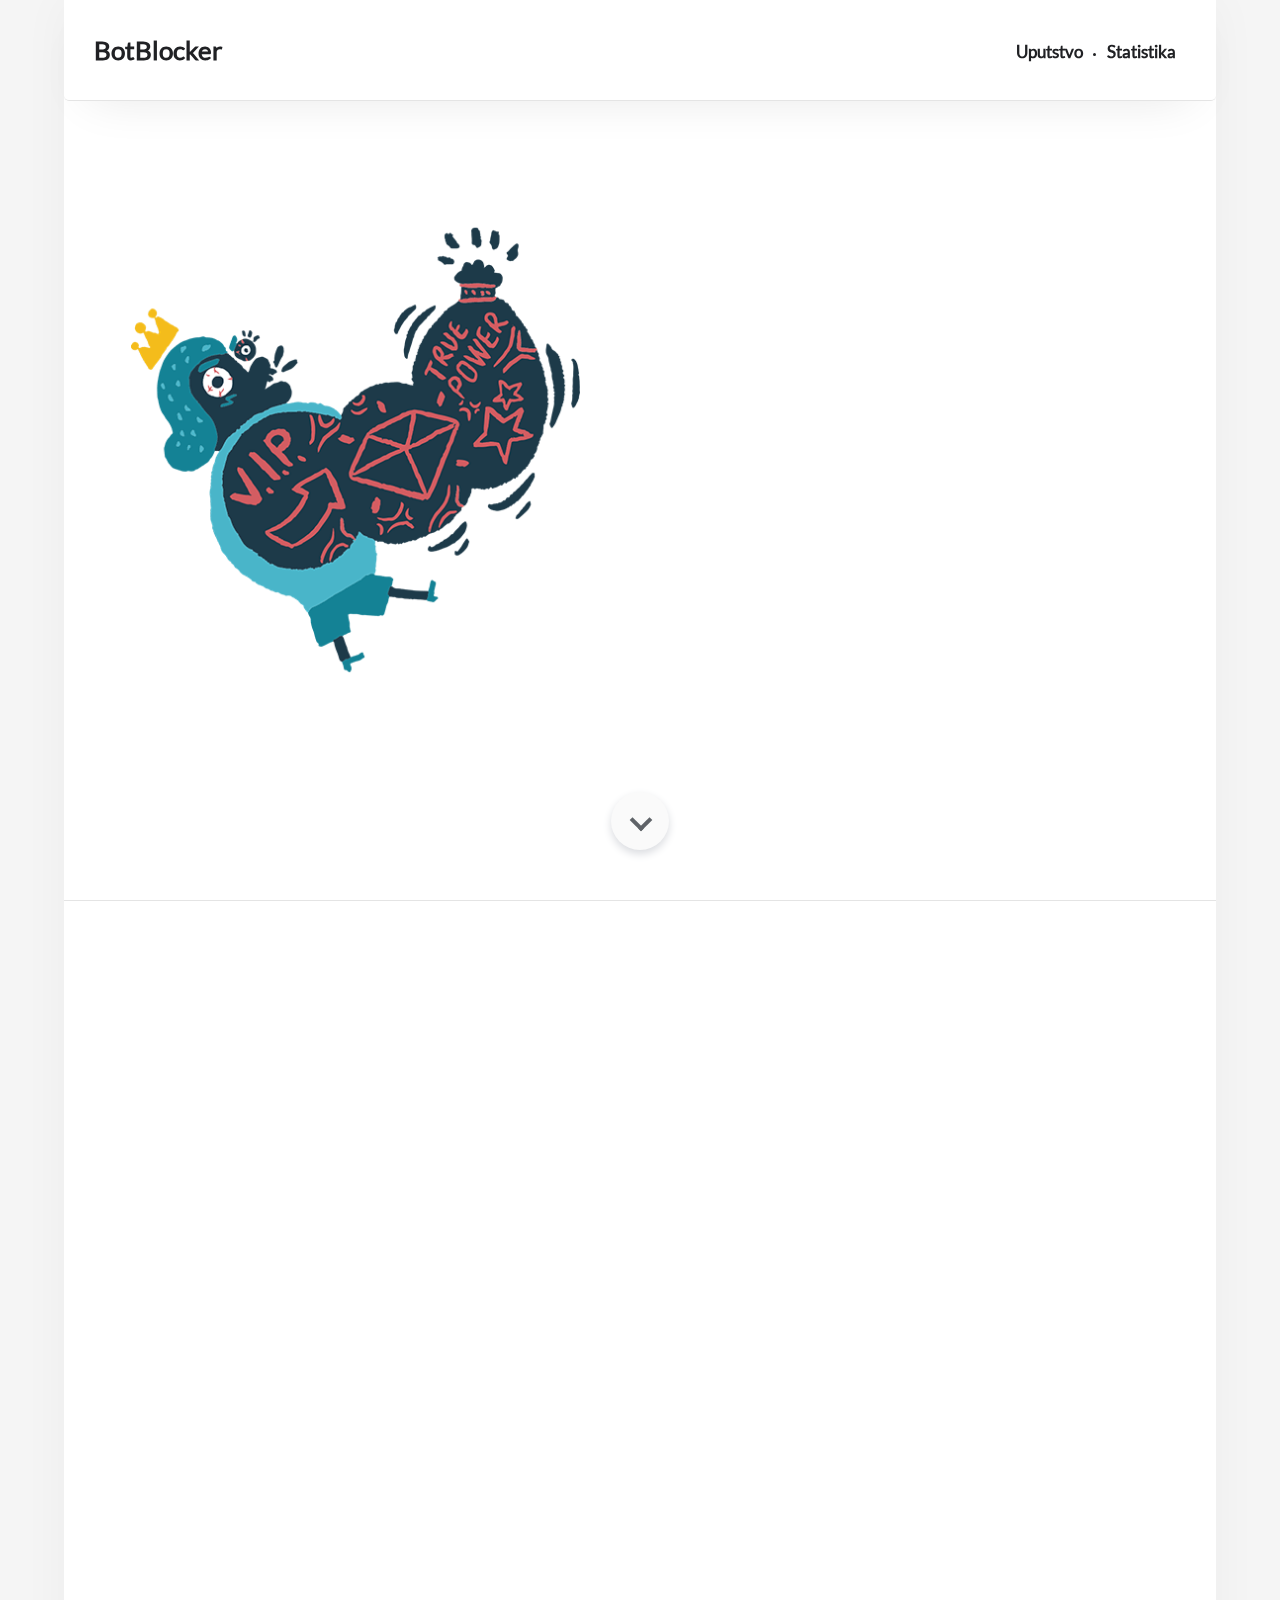
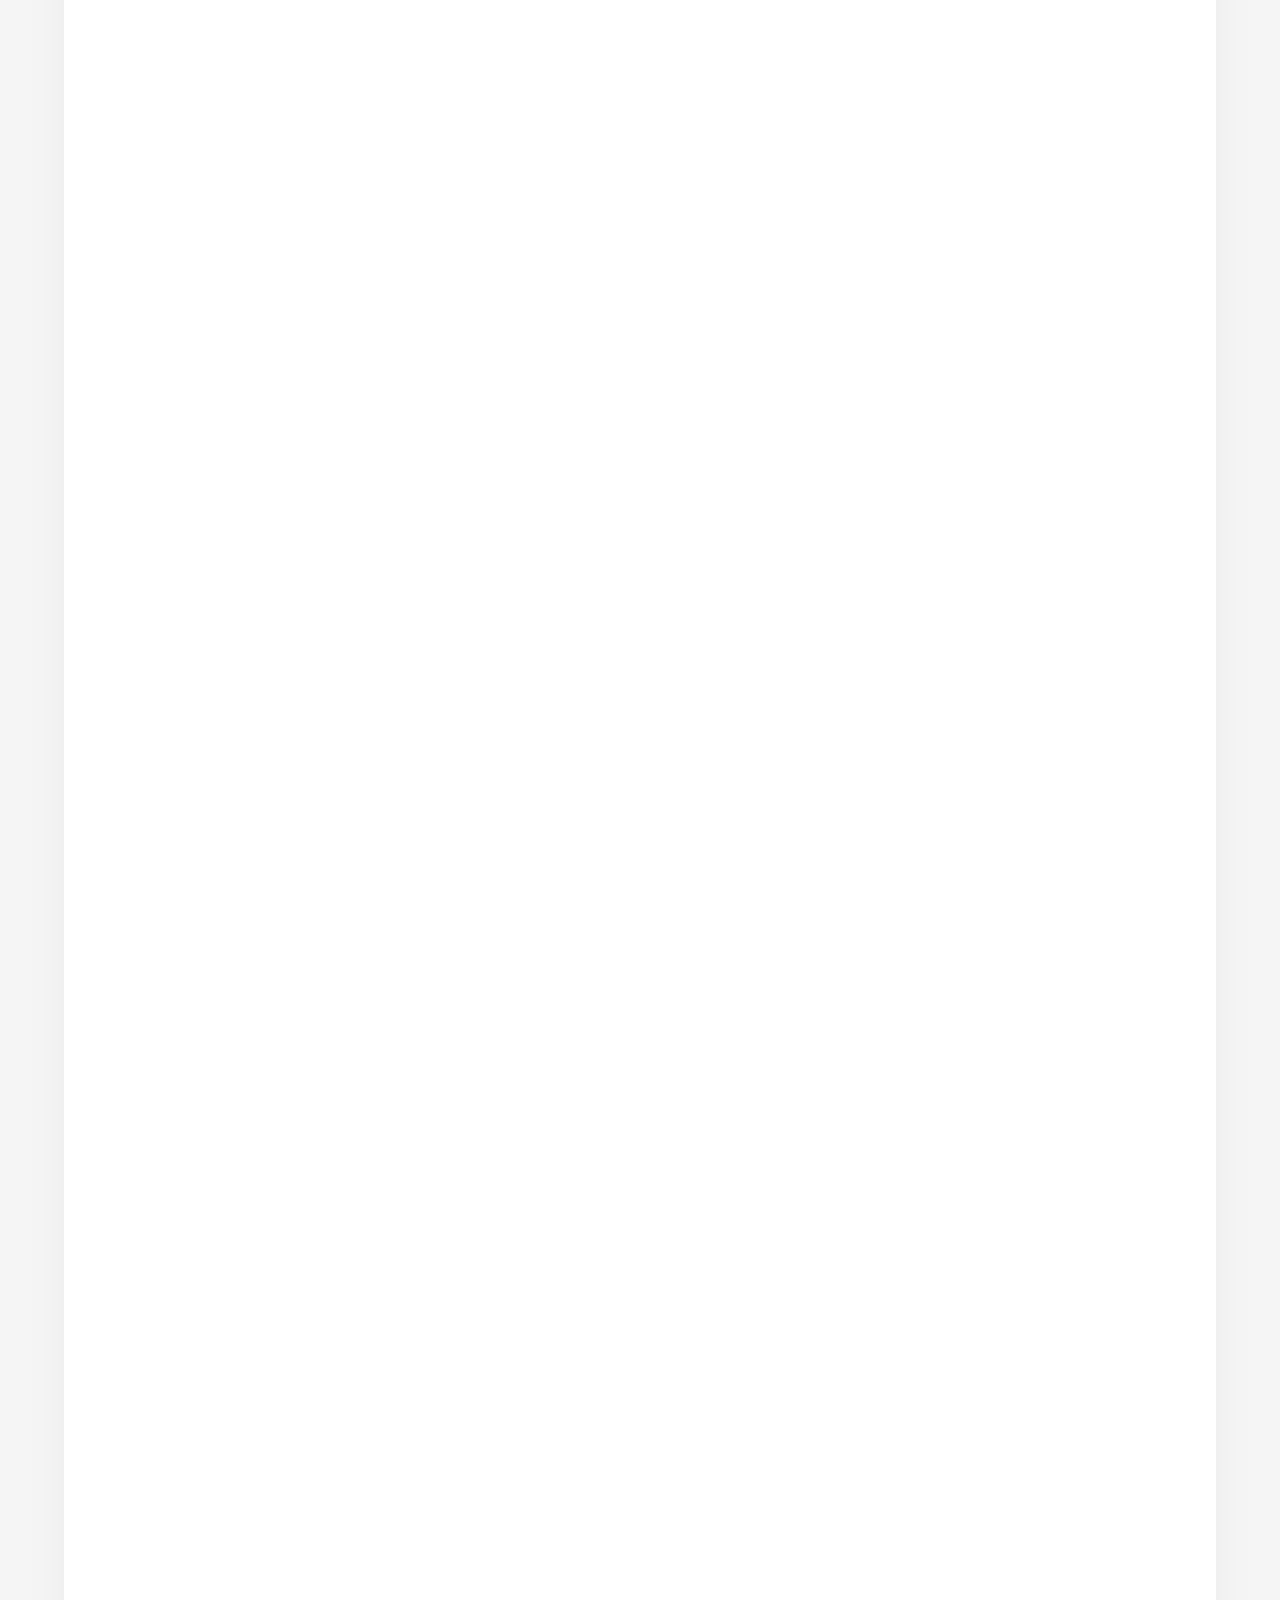
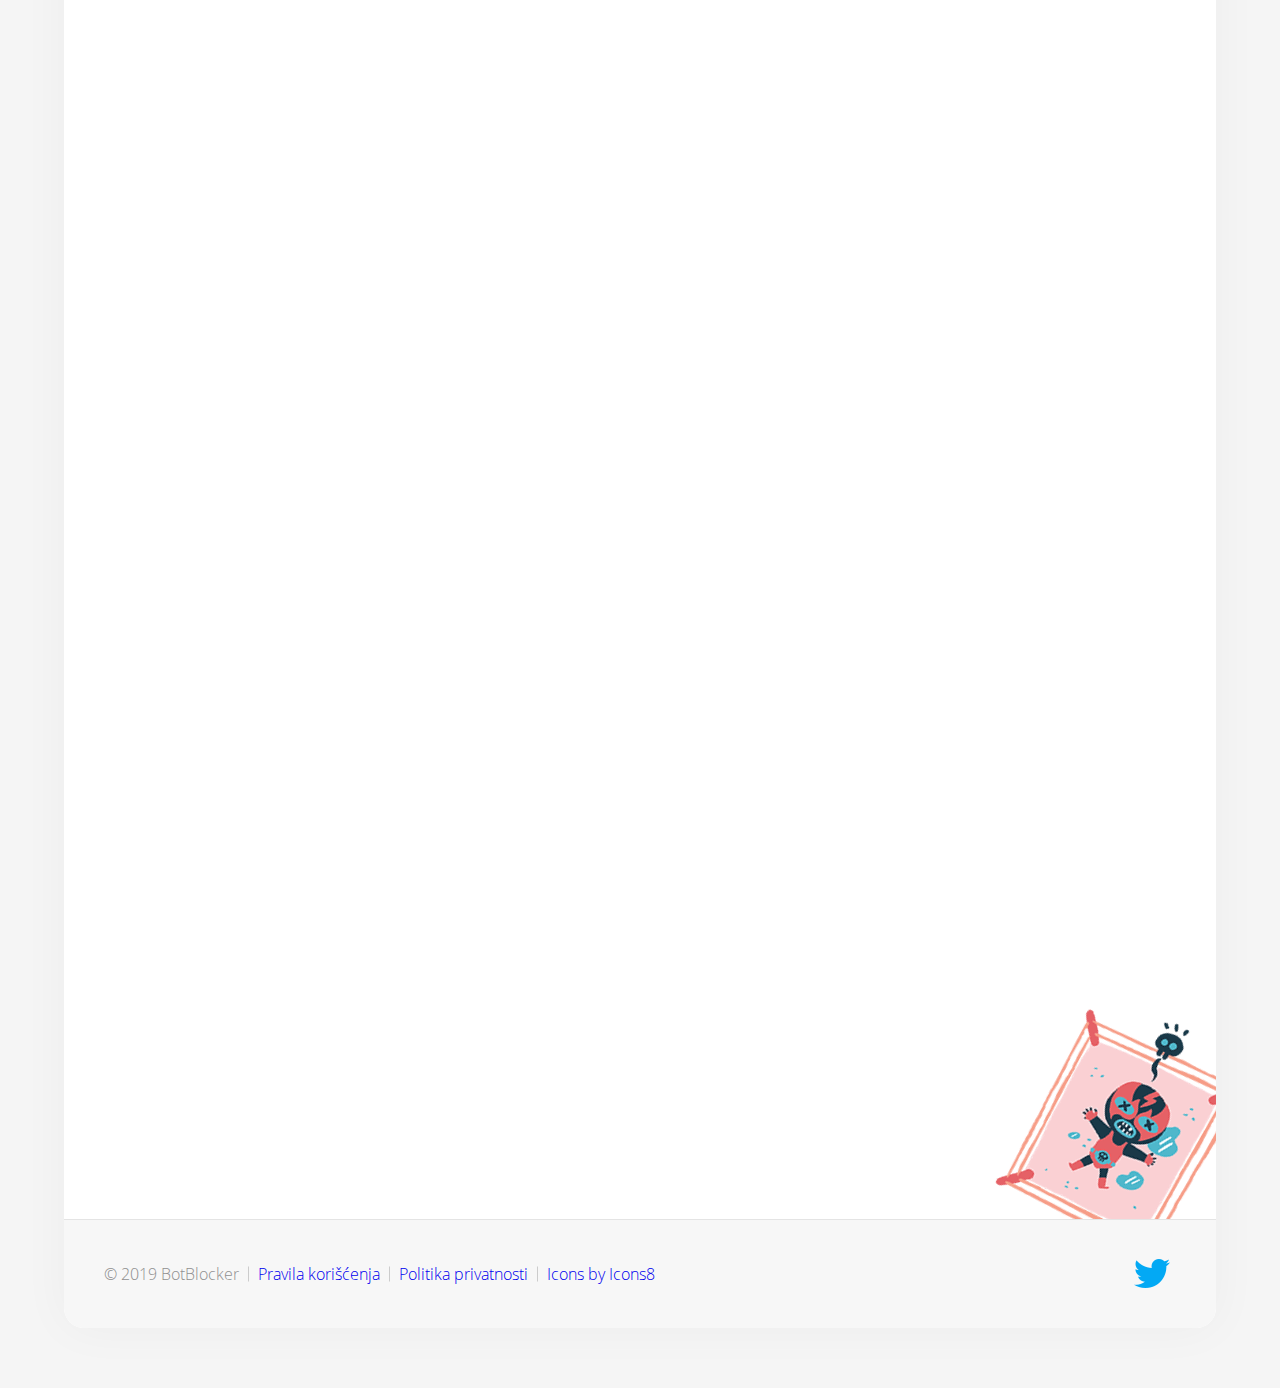
<file: index.html>
<html>
	<head>
		<title>BotBlocker</title>
		<meta charset="UTF-8">
		<meta name="viewport" content="width=device-width, initial-scale=1">
		<meta property="og:type" content="website" />
		<meta property="og:title" content="BotBlocker - Blokirajmo botove zajedno!" />
		<meta property="og:description" content="Besplatan dodatak za vaš pretrazivač koji vam omogućava automatsko blokiranje botova na Twitter-u, kao i blokiranje bilo kog korisnika jednim klikom." />
		<meta property="og:image" content="https://botblocker.github.io/web/img/fb_card.png" />
		<meta name="twitter:card" content="summary">
		<meta name="twitter:url" content="https://botblocker.github.io/web/">
		<meta name="twitter:title" content="BotBlocker - Blokirajmo botove zajedno!">
		<meta name="twitter:description" content="Besplatan dodatak za vaš pretrazivač koji vam omogućava automatsko blokiranje botova na Twitter-u, kao i blokiranje bilo kog korisnika jednim klikom.">
		<meta name="twitter:image" content="https://botblocker.github.io/web/img/twitter_card.png">
		<meta name="twitter:site" content="@iambotblocker">
		<meta name="twitter:creator" content="@iambotblocker">
		<link rel="icon" type="image/png" href="img/bot_16.png"/>
		<link rel="stylesheet" href="css/info.css">
	</head>
	<body>
		<div id="header">
			<div class="header-inner">
				<div id="logo"><a href="index.html">BotBlocker</a></div>
				<a href="#" id="hamburger"><svg viewBox="0 0 24 24" width="100%" height="100%"><path d="M3 18h18v-2H3v2zm0-5h18v-2H3v2zm0-7v2h18V6H3z"></path></svg></a>
				<ul id="menu">
					<li><a id="guide-page" href="uputstvo.html">Uputstvo</a></li>
					<li><a id="guide-page" href="statistika.html">Statistika</a></li>
				</ul>
			</div>
		</div>
		<div id="about" class="container">
			<div class="row hero">
				<div class="hero-inner">
					<div class="column column-2 has-img">
						<img draggable="false" src="img/hero.png" alt="">
						</div><div class="column column-2">
						<h1 class="fadeInUp">Blokirajmo botove zajedno!</h1>
						<p class="fadeInUp delay200">Jedinstven način blokiranja botova po društvenim mrežama.</p>
						<div class="button-wrap fadeInUp delay300"><a href="https://chrome.google.com/webstore/detail/botblocker/diniknfpmaeilkcenbdakdniejojpkhj" title="Chrome veb-prodavnica"><img src="img/chrome.png"></a><div>Chrome</div></div>
						<div class="button-wrap fadeInUp delay400"><a href="https://addons.mozilla.org/bs/firefox/addon/iambotblocker/" title="Firefox add-ons"><img src="img/firefox.png"></a><div>Firefox</div></div>
					</div>
				</div>
				<a href="#" id="arrow"></a>
			</div>
			<div class="container-inner">
				<div class="row reverse">
					<div class="column column-2 has-img">
						<img draggable="false" class="img-preview" src="img/info-1.png" alt="">
						</div><div class="column column-2">
						<h1>Šta je <strong>BotBlocker</strong>?</h1>
						<p>BotBlocker je <strong>besplatan</strong> dodatak za vaš pretrazivač koji vam omogućava automatsko blokiranje botova na Twitter-u, kao i blokiranje bilo kog korisnika jednim klikom. BotBlocker je dostupan za Chrome i Firefox.</p>
					</div>
				</div>
				<div class="row ">
					<div class="column column-2">
						<img draggable="false" class="img-preview" src="img/info-2.png" alt="">
						</div><div class="column column-2 has-img">
						<h1>Ko su ti botovi?</h1>
						<p>
							Botovi su armija koja, za sitnu nadoknadu u vidu novca, svojim komentarima na društvenim mrežama zavarava javno mnjenje,
							jer im je naređeno da stvore utisak da je ceo svet opredeljen i da podržava mišljenje njihivog političkog vođe.
							Niko ne voli botove, nemoj biti bot!
						</p>
					</div>
				</div>
				<div class="row reverse">
					<div class="column column-2 has-img">
						<img draggable="false" class="img-preview" src="img/info-3.png" alt="">
						</div><div class="column column-2">
						<h1>Kako <strong>BotBlocker</strong> radi?</h1>
						<p>BotBlocker radi tako što naš tim prikuplja podatke profila na Twitter-u za koje smatra da su botovi.
							Ti podaci se salju u BotBlocker, gde ih on blokira na vašem Twitter nalogu.
							Blokiranje preko BotBlocker-a se ne razlikuje od blokiranja samog Twitter-a, jedino što to BotBlocker radi automatski umesto vas.

						</p>
					</div>
				</div>

				<div class="row">
					<div class="column column-2 has-img">
						<img draggable="false" class="img-preview" src="img/info-4.png" alt="">
						</div><div class="column column-2">
						<h1>Ko stoji iza <strong>BotBlocker</strong>-a?</h1>
						<p>
							Iza BotBlocker-a stoje tri veb-developera i dizajnera,
							koje je ujedinila zajednička borba za slobodu i dostojanstven život.
							Zajedno smo osetili potrebu da običnim, slobodnim ljudima, pružimo mogućnost da
							umanje loš uticaj društvenih mreža.
						</p>
						<p>
							<a target="_blank" href="https://twitter.com/hashtag/1od5miliona?src=hash">#1od5miliona</a>
						</p>
					</div>
				</div>
				<div class="row reverse">
					<div class="column column-2">
						<img draggable="false" class="img-preview" src="img/info-5.png" alt="">
						</div><div class="column column-2 has-img">
						<h1>Za koga je namenjen <strong>BotBlocker</strong>?</h1>
						<p>
							BotBlocker je namenjen svima koji provode vreme na društvenim mrežama.
							Svim slobodnoumnim ljudima koji žele da steknu kontrolu i zaštite se od neželjenih ili zlonamernih ljudi.
							Mi blokiramo da vi ne biste morali!
						</p>

					</div>
				</div>
				<div class="row">
					<div class="column column-2 has-img">
						<img draggable="false" class="img-preview" src="img/info-6.png" alt="">
						</div><div class="column column-2">
						<h1>Kako mogu da pomognem <strong>BotBlocker</strong>-u?</h1>
						<p>Najlakši način da pomognete kreatorima ovog projekta je da podelite sa vašim prijateljima na društvenim mrežama.
							Što više ljudi bude koristilo BotBlocker, to je manji uticaj botova, što je ujedno i naš cilj.
						</p>
						<div class="icon_wrap">
							<a href="https://twitter.com/home?status=%23BotBlocker%20je%20strava!%20%40IamBotBlocker%0Abotblocker.github.io/web" target="_blank" class="icon" title="Podelite na Twitter"><img class="icon_img" src="img/twitter.png"></a>
							<a href="https://www.facebook.com/sharer/sharer.php?u=botblocker.github.io/web" target="_blank" class="icon" title="Podelite na Facebook"><img class="icon_img" src="img/fb.png"></a>
						</div>
					</div>
				</div>
			</div>
			<footer>
				<div class="footer-side footer-left">
					<span>© 2019 BotBlocker</span>
					<a href="pravila.html">Pravila korišćenja</a>
					<a href="privatnost.html">Politika privatnosti</a>
					<a href="https://icons8.com">Icons by Icons8</a>
				</div>
				<div class="footer-side footer-right">
					<a href="https://twitter.com/IAmBotBlocker" class="icon" title="Twitter"><img src="img/twitter.png"></a>
				</div>
			</footer>
		</div>
	</body>
	<script src="js/info.js"></script>
</html>
</file>
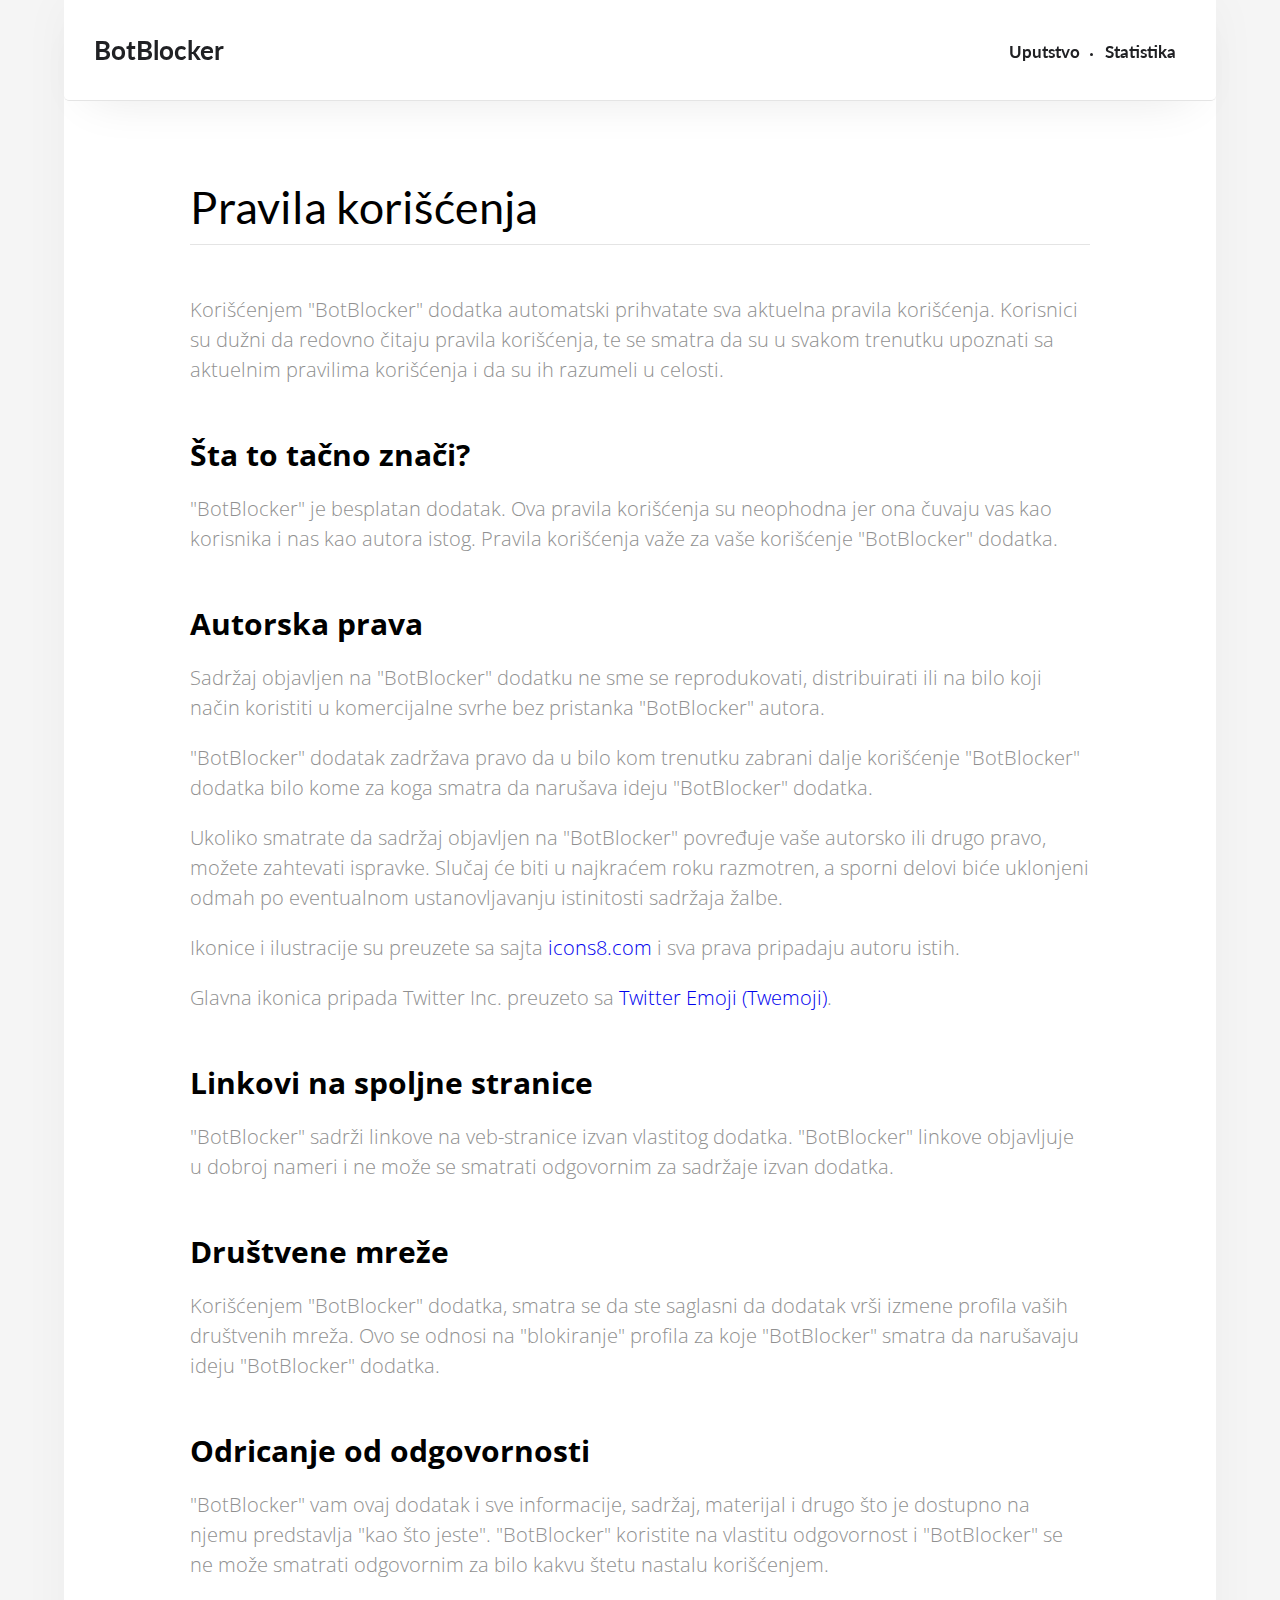
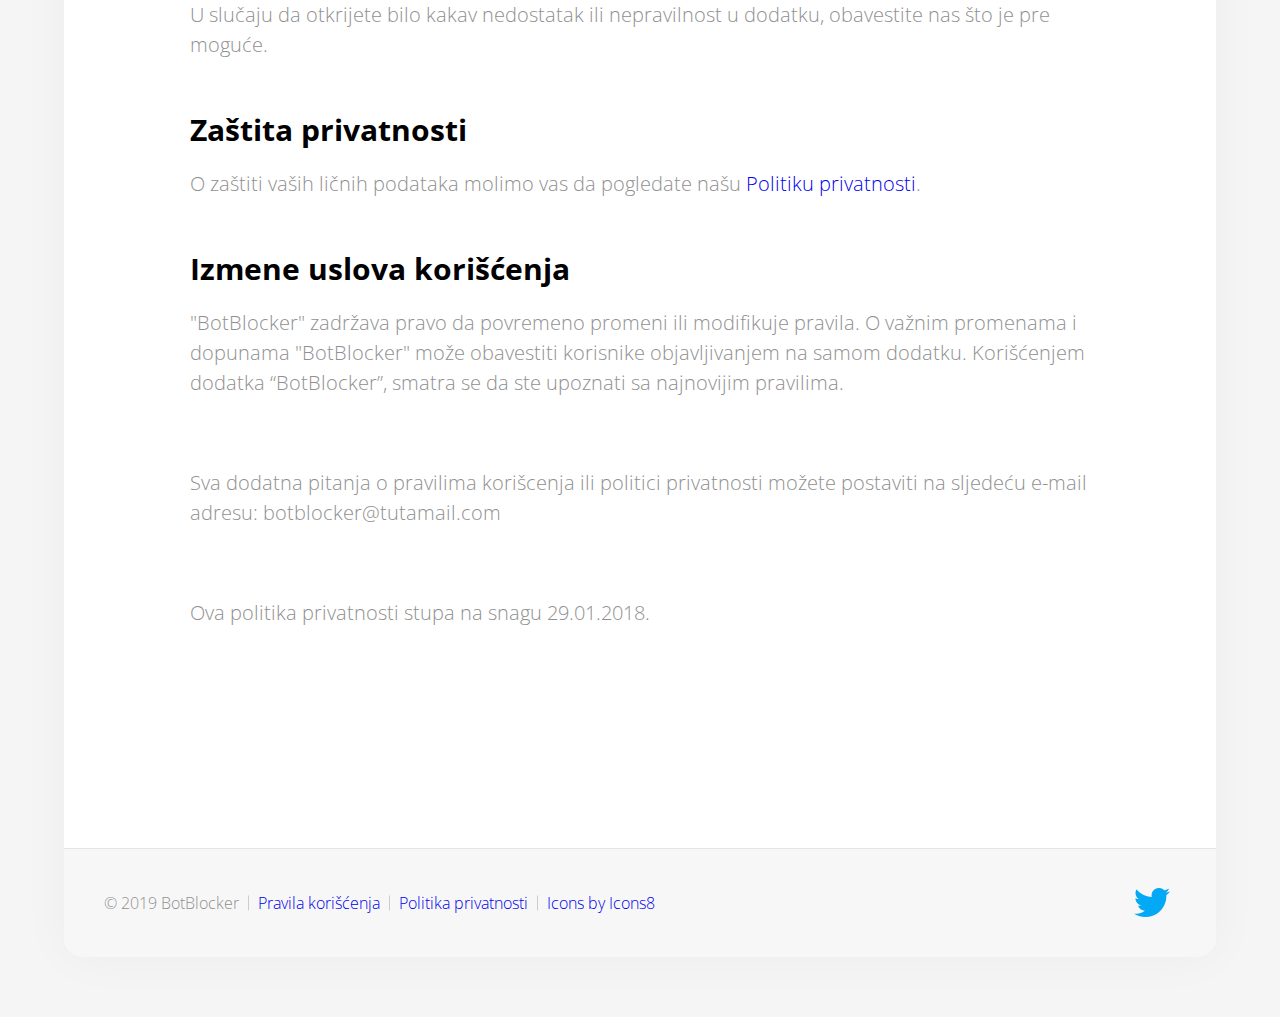
<file: pravila.html>
<html>
	<head>
		<title>BotBlocker - Pravila korišćenja</title>
		<meta charset="UTF-8">
		<meta name="viewport" content="width=device-width, initial-scale=1">
		<meta property="og:type" content="website" />
		<meta property="og:title" content="BotBlocker - Blokirajmo botove zajedno!" />
		<meta property="og:description" content="Besplatan dodatak za vaš pretrazivač koji vam omogućava automatsko blokiranje botova na Twitter-u, kao i blokiranje bilo kog korisnika jednim klikom." />
		<meta property="og:image" content="https://botblocker.github.io/web/img/fb_card.png" />
		<meta name="twitter:card" content="summary">
		<meta name="twitter:url" content="https://botblocker.github.io/web/pravila">
		<meta name="twitter:title" content="BotBlocker - Blokirajmo botove zajedno!">
		<meta name="twitter:description" content="Besplatan dodatak za vaš pretrazivač koji vam omogućava automatsko blokiranje botova na Twitter-u, kao i blokiranje bilo kog korisnika jednim klikom.">
		<meta name="twitter:image" content="https://botblocker.github.io/web/img/twitter_card.png">
		<meta name="twitter:site" content="@iambotblocker">
		<meta name="twitter:creator" content="@iambotblocker">
		<link rel="icon" type="image/png" href="img/bot_16.png"/>
		<link href="https://fonts.googleapis.com/css?family=Lato:400" rel="stylesheet">
		<link href="https://fonts.googleapis.com/css?family=Open+Sans:300" rel="stylesheet">
		<link rel="stylesheet" href="css/info.css">
	</head>
	<body>
		<div id="header">
			<div class="header-inner">
				<div id="logo"><a href="index.html">BotBlocker</a></div>
				<a href="#" id="hamburger"><svg viewBox="0 0 24 24" width="100%" height="100%"><path d="M3 18h18v-2H3v2zm0-5h18v-2H3v2zm0-7v2h18V6H3z"></path></svg></a>
				<ul id="menu">
					<li><a id="guide-page" href="uputstvo.html">Uputstvo</a></li>
					<li><a id="guide-page" href="statistika.html">Statistika</a></li>
				</ul>
			</div>
		</div>
		<div id="pravila" class="container">
			<div class="container-inner">
				<h1 class="title">Pravila korišćenja</h1>
				<br>
				<p>
					Korišćenjem "BotBlocker" dodatka automatski prihvatate sva aktuelna pravila korišćenja.
					Korisnici su dužni da redovno čitaju pravila korišćenja, te se smatra da su u svakom trenutku upoznati sa aktuelnim pravilima korišćenja i da su ih razumeli u celosti.
				</p>
				<br>
				<h2>Šta to tačno znači?</h2>
				<p>
					"BotBlocker" je besplatan dodatak. Ova pravila korišćenja su neophodna jer ona čuvaju vas kao korisnika i nas kao autora istog.
					Pravila korišćenja važe za vaše korišćenje "BotBlocker" dodatka.
				</p>
				<br>
				<h2>Autorska prava</h2>
				<p>
					Sadržaj objavljen na "BotBlocker" dodatku ne sme se reprodukovati, distribuirati ili na bilo koji način koristiti u komercijalne svrhe bez pristanka "BotBlocker" autora.
				</p>
				<p>
					"BotBlocker" dodatak zadržava pravo da u bilo kom trenutku zabrani dalje korišćenje "BotBlocker" dodatka bilo kome za koga smatra
					da narušava ideju "BotBlocker" dodatka.
				</p>
				<p>
					Ukoliko smatrate da sadržaj objavljen na "BotBlocker" povređuje vaše autorsko ili drugo pravo, možete zahtevati ispravke.
					Slučaj će biti u najkraćem roku razmotren, a sporni delovi biće uklonjeni odmah po eventualnom ustanovljavanju istinitosti sadržaja žalbe.
				</p>
				<p>
					Ikonice i ilustracije su preuzete sa sajta <a href="https://icons8.com/">icons8.com</a> i sva prava pripadaju autoru istih.
				</p>
				<p>
					Glavna ikonica pripada Twitter Inc. preuzeto sa <a href="https://github.com/twitter/twemoji">Twitter Emoji (Twemoji)</a>.
				</p>
				<br>
				<h2>Linkovi na spoljne stranice</h2>
				<p>
					"BotBlocker" sadrži linkove na veb-stranice izvan vlastitog dodatka.
					"BotBlocker" linkove objavljuje u dobroj nameri i ne može se smatrati odgovornim za sadržaje izvan dodatka.
				</p>
				<br>
				<h2>Društvene mreže</h2>
				<p>
					Korišćenjem "BotBlocker" dodatka, smatra se da ste saglasni da dodatak vrši izmene profila vaših društvenih mreža.
					Ovo se odnosi na "blokiranje" profila za koje "BotBlocker" smatra da narušavaju ideju "BotBlocker" dodatka.
				</p>
				<br>
				<h2>Odricanje od odgovornosti</h2>
				<p>
					"BotBlocker" vam ovaj dodatak i sve informacije, sadržaj, materijal i drugo što je dostupno na njemu predstavlja "kao što jeste".
					"BotBlocker" koristite na vlastitu odgovornost i "BotBlocker" se ne može smatrati odgovornim za bilo kakvu štetu nastalu korišćenjem.
				</p>
				<p>
					U slučaju da otkrijete bilo kakav nedostatak ili nepravilnost u dodatku, obavestite nas što je pre moguće.
				</p>
				<br>
				<h2>Zaštita privatnosti</h2>
				<p>
					O zaštiti vaših ličnih podataka molimo vas da pogledate našu <a href="privatnost.html">Politiku privatnosti</a>.
				</p>
				<br>
				<h2>Izmene uslova korišćenja</h2>
				<p>
					"BotBlocker" zadržava pravo da povremeno promeni ili modifikuje pravila.
					O važnim promenama i dopunama "BotBlocker" može obavestiti korisnike objavljivanjem na samom dodatku.
					Korišćenjem dodatka “BotBlocker”, smatra se da ste upoznati sa najnovijim pravilima.
				</p>
				<br>
				<p>
					Sva dodatna pitanja o pravilima korišcenja ili politici privatnosti možete postaviti na sljedeću e-mail adresu: botblocker@tutamail.com
				</p>
				<br>
				<p>
					Ova politika privatnosti stupa na snagu 29.01.2018.
				</p>
			</div>
			<footer>
				<div class="footer-side footer-left">
					<span>© 2019 BotBlocker</span>
					<a href="pravila.html">Pravila korišćenja</a>
					<a href="privatnost.html">Politika privatnosti</a>
					<a href="https://icons8.com">Icons by Icons8</a>
				</div>
				<div class="footer-side footer-right">
					<a href="https://twitter.com/IAmBotBlocker" class="icon" title="Twitter"><img src="img/twitter.png"></a>
				</div>
			</footer>
		</div>
	</body>
	<script src="js/info.js"></script>
</html>
</file>
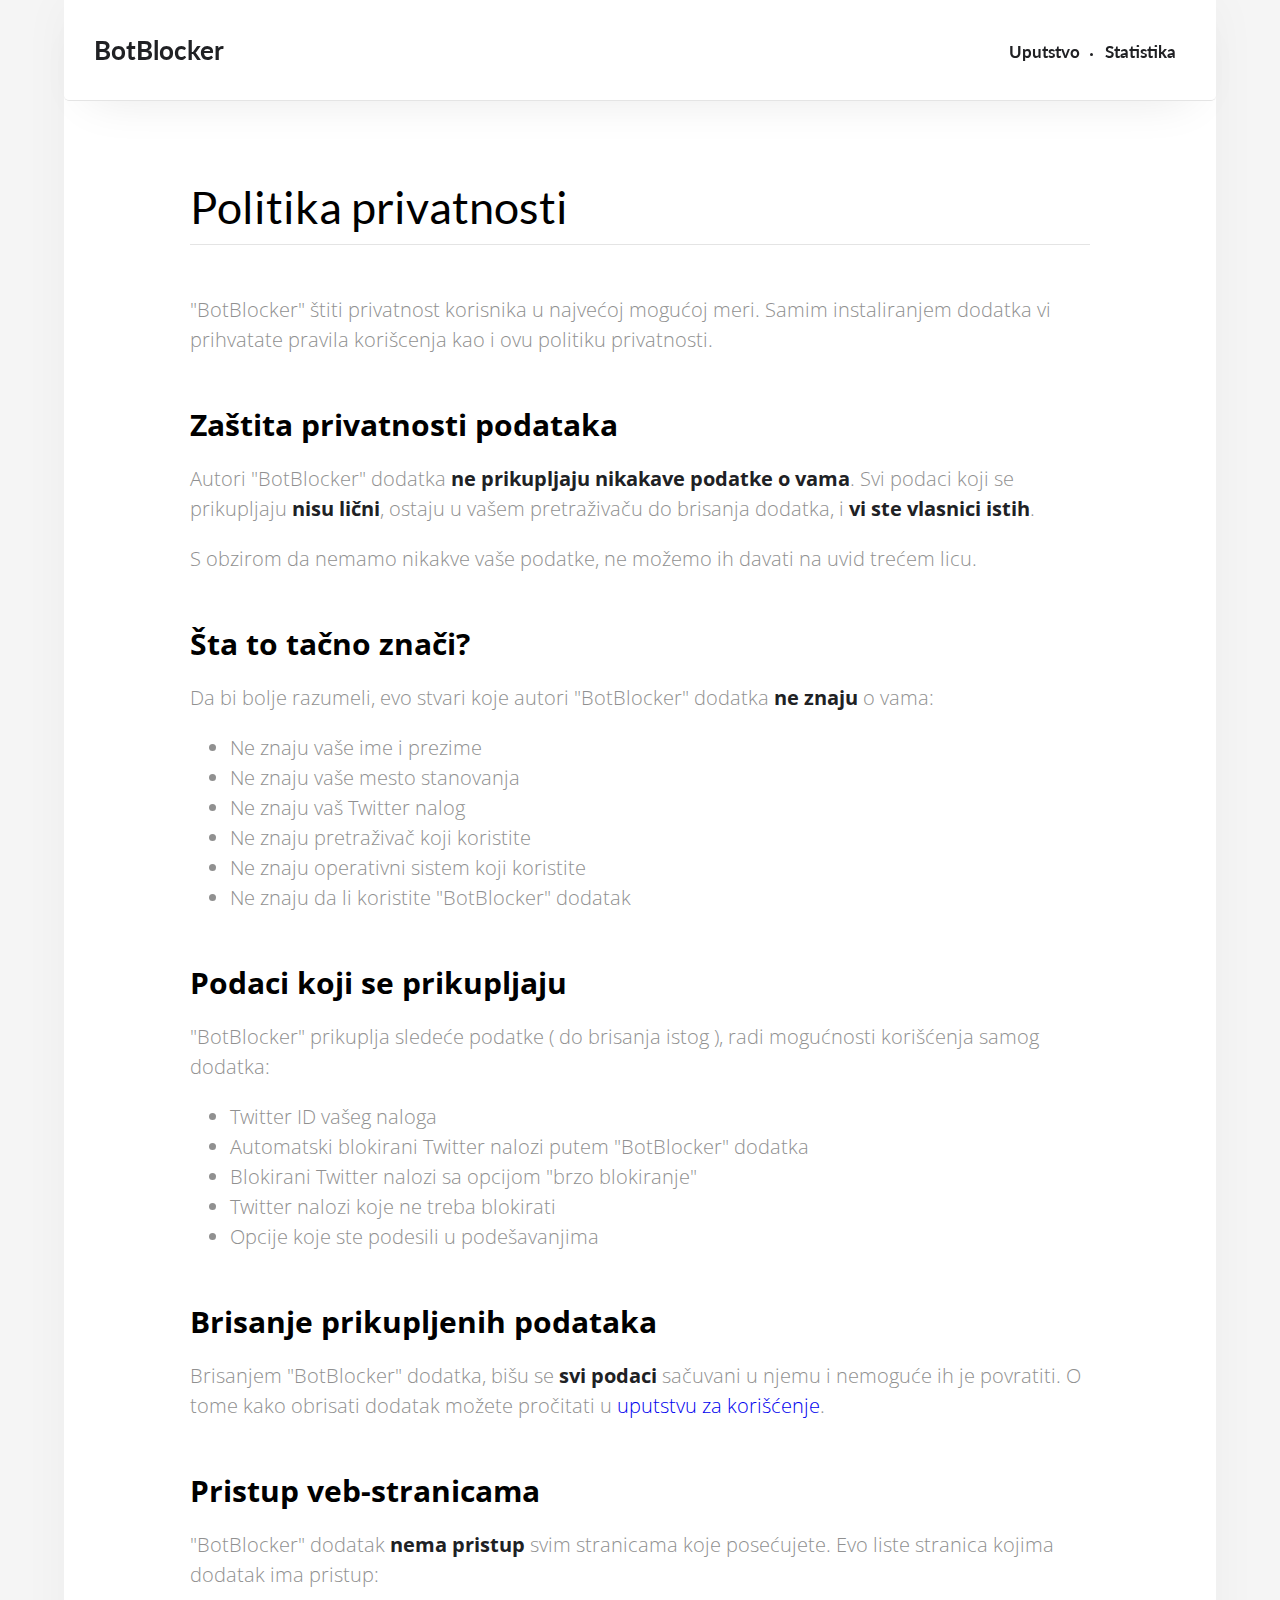
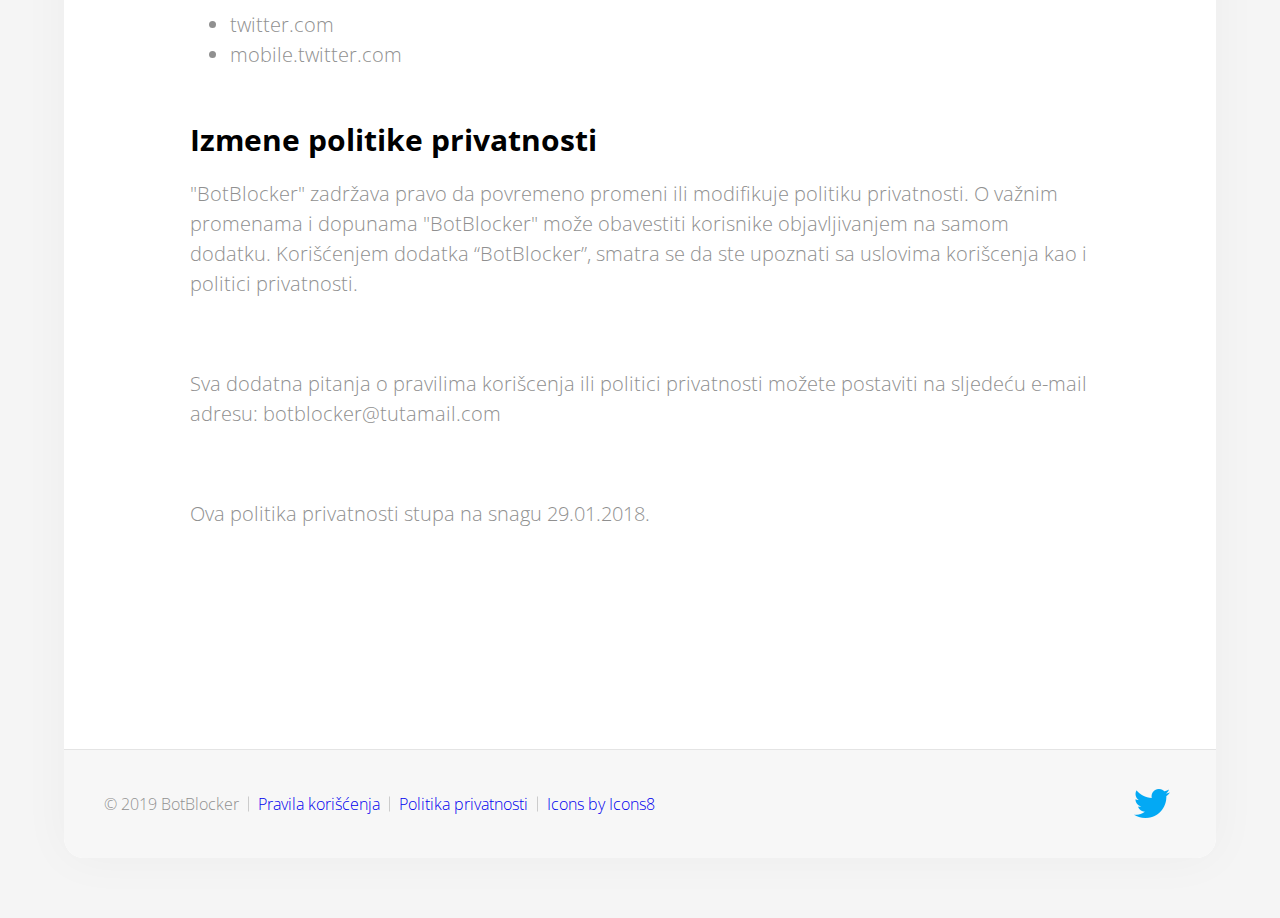
<file: privatnost.html>
<html>
	<head>
		<title>BotBlocker - Politika privatnosti</title>
		<meta charset="UTF-8">
		<meta name="viewport" content="width=device-width, initial-scale=1">
		<meta property="og:type" content="website" />
		<meta property="og:title" content="BotBlocker - Blokirajmo botove zajedno!" />
		<meta property="og:description" content="Besplatan dodatak za vaš pretrazivač koji vam omogućava automatsko blokiranje botova na Twitter-u, kao i blokiranje bilo kog korisnika jednim klikom." />
		<meta property="og:image" content="https://botblocker.github.io/web/img/fb_card.png" />
		<meta name="twitter:card" content="summary">
		<meta name="twitter:url" content="https://botblocker.github.io/web/privatnost">
		<meta name="twitter:title" content="BotBlocker - Blokirajmo botove zajedno!">
		<meta name="twitter:description" content="Besplatan dodatak za vaš pretrazivač koji vam omogućava automatsko blokiranje botova na Twitter-u, kao i blokiranje bilo kog korisnika jednim klikom.">
		<meta name="twitter:image" content="https://botblocker.github.io/web/img/twitter_card.png">
		<meta name="twitter:site" content="@iambotblocker">
		<meta name="twitter:creator" content="@iambotblocker">
		<link rel="icon" type="image/png" href="img/bot_16.png"/>
		<link href="https://fonts.googleapis.com/css?family=Lato:400" rel="stylesheet">
		<link href="https://fonts.googleapis.com/css?family=Open+Sans:300" rel="stylesheet">
		<link rel="stylesheet" href="css/info.css">
	</head>
	<body>
		<div id="header">
			<div class="header-inner">
				<div id="logo"><a href="index.html">BotBlocker</a></div>
				<a href="#" id="hamburger"><svg viewBox="0 0 24 24" width="100%" height="100%"><path d="M3 18h18v-2H3v2zm0-5h18v-2H3v2zm0-7v2h18V6H3z"></path></svg></a>
				<ul id="menu">
					<li><a id="guide-page" href="uputstvo.html">Uputstvo</a></li>
					<li><a id="guide-page" href="statistika.html">Statistika</a></li>
				</ul>
			</div>
		</div>
		<div id="pravila" class="container">
			<div class="container-inner">
				<h1 class="title">Politika privatnosti</h1>
				<br>
				<p>
					"BotBlocker" štiti privatnost korisnika u najvećoj mogućoj meri. Samim instaliranjem dodatka vi prihvatate pravila korišcenja kao i ovu politiku privatnosti.
				</p>
				<br>
				<h2>Zaštita privatnosti podataka</h2>
				<p>
					Autori "BotBlocker" dodatka <strong>ne prikupljaju nikakave podatke o vama</strong>.
					Svi podaci koji se prikupljaju <strong>nisu lični</strong>, ostaju u vašem pretraživaču do brisanja dodatka, i <strong>vi ste vlasnici istih</strong>.
				</p>
				<p>
					S obzirom da nemamo nikakve vaše podatke, ne možemo ih davati na uvid trećem licu.
				</p>
				<br>
				<h2>Šta to tačno znači?</h2>
				<p>
					Da bi bolje razumeli, evo stvari koje autori "BotBlocker" dodatka <strong>ne znaju</strong> o vama:
					<ul>
						<li>Ne znaju vaše ime i prezime</li>
						<li>Ne znaju vaše mesto stanovanja</li>
						<li>Ne znaju vaš Twitter nalog</li>
						<li>Ne znaju pretraživač koji koristite</li>
						<li>Ne znaju operativni sistem koji koristite</li>
						<li>Ne znaju da li koristite "BotBlocker" dodatak</li>
					</ul>
				</p>
				<br>
				<h2>Podaci koji se prikupljaju</h2>
				<p>
					"BotBlocker" prikuplja sledeće podatke ( do brisanja istog ), radi mogućnosti korišćenja samog dodatka:
					<ul>
						<li>Twitter ID vašeg naloga</li>
						<li>Automatski blokirani Twitter nalozi putem "BotBlocker" dodatka</li>
						<li>Blokirani Twitter nalozi sa opcijom "brzo blokiranje"</li>
						<li>Twitter nalozi koje ne treba blokirati</li>
						<li>Opcije koje ste podesili u podešavanjima</li>
					</ul>
				</p>
				<br>
				<h2>Brisanje prikupljenih podataka</h2>
				<p>
					Brisanjem "BotBlocker" dodatka, bišu se <strong>svi podaci</strong> sačuvani u njemu i nemoguće ih je povratiti.
					O tome kako obrisati dodatak možete pročitati u <a href="uputstvo.html#brisanje">uputstvu za korišćenje</a>.
				</p>
				<br>
				<h2>Pristup veb-stranicama</h2>
				<p>
					"BotBlocker" dodatak <strong>nema pristup</strong> svim stranicama koje posećujete. Evo liste stranica kojima dodatak ima pristup:
					<ul>
						<li>twitter.com</li>
						<li>mobile.twitter.com</li>
					</ul>
					</p>
				<br>
				<h2>Izmene politike privatnosti</h2>
				<p>
					"BotBlocker" zadržava pravo da povremeno promeni ili modifikuje politiku privatnosti.
					O važnim promenama i dopunama "BotBlocker" može obavestiti korisnike objavljivanjem na samom dodatku.
					Korišćenjem dodatka “BotBlocker”, smatra se da ste upoznati sa uslovima korišcenja kao i politici privatnosti.
				</p>
				<br>
				<p>
					Sva dodatna pitanja o pravilima korišcenja ili politici privatnosti možete postaviti na sljedeću e-mail adresu: botblocker@tutamail.com
				</p>
				<br>
				<p>
					Ova politika privatnosti stupa na snagu 29.01.2018.
				</p>
			</div>
			<footer>
				<div class="footer-side footer-left">
					<span>© 2019 BotBlocker</span>
					<a href="pravila.html">Pravila korišćenja</a>
					<a href="privatnost.html">Politika privatnosti</a>
					<a href="https://icons8.com">Icons by Icons8</a>
				</div>
				<div class="footer-side footer-right">
					<a href="https://twitter.com/IAmBotBlocker" class="icon" title="Twitter"><img src="img/twitter.png"></a>
				</div>
			</footer>
		</div>
	</body>
	<script src="js/info.js"></script>
</html>
</file>
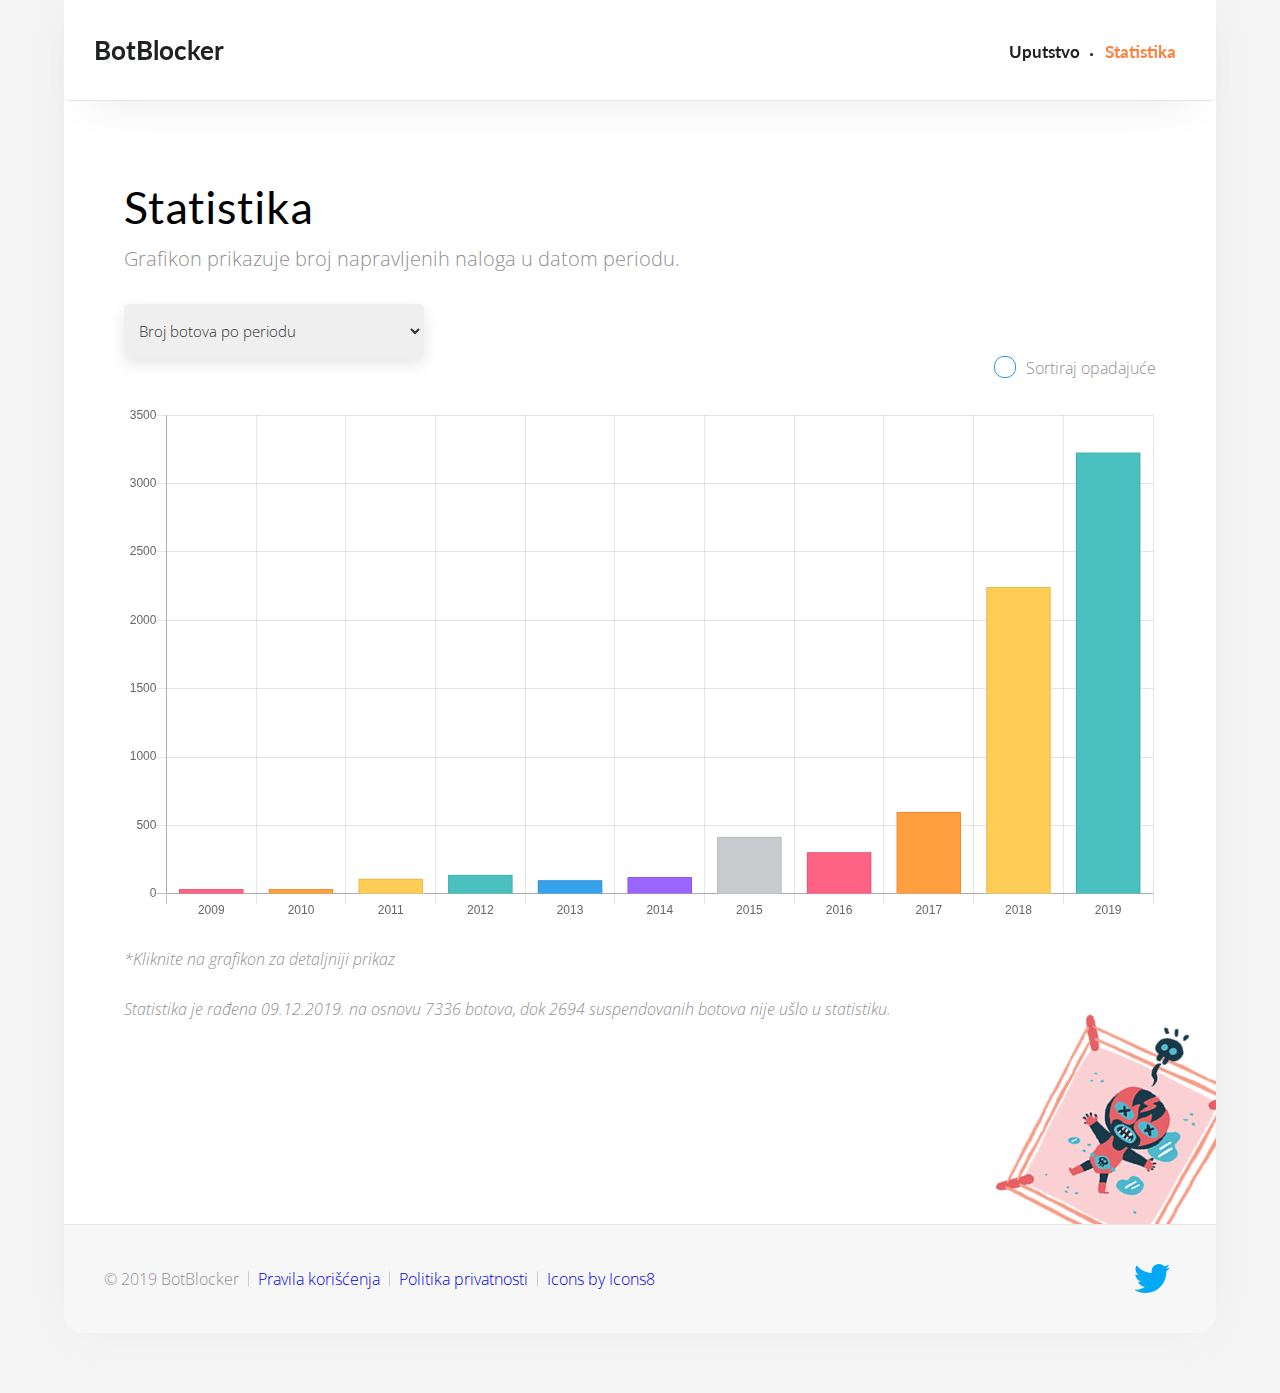
<file: statistika.html>
<html>
	<head>
		<title>BotBlocker - Statistika</title>
		<meta charset="UTF-8">
		<meta name="viewport" content="width=device-width, initial-scale=1">
		<meta property="og:type" content="website" />
		<meta property="og:title" content="BotBlocker - Statistika" />
		<meta property="og:description" content="Besplatan dodatak za vaš pretrazivač koji vam omogućava automatsko blokiranje botova na Twitter-u, kao i blokiranje bilo kog korisnika jednim klikom." />
		<meta property="og:image" content="https://botblocker.github.io/web/img/fb_card.png" />
		<meta name="twitter:card" content="summary">
		<meta name="twitter:url" content="https://botblocker.github.io/web/statistika">
		<meta name="twitter:title" content="BotBlocker - Statistika">
		<meta name="twitter:description" content="Besplatan dodatak za vaš pretrazivač koji vam omogućava automatsko blokiranje botova na Twitter-u, kao i blokiranje bilo kog korisnika jednim klikom.">
		<meta name="twitter:image" content="https://botblocker.github.io/web/img/twitter_card_stats.png">
		<meta name="twitter:site" content="@iambotblocker">
		<meta name="twitter:creator" content="@iambotblocker">
		<link rel="icon" type="image/png" href="img/bot_16.png"/>
		<link href="https://fonts.googleapis.com/css?family=Lato:400" rel="stylesheet">
		<link href="https://fonts.googleapis.com/css?family=Open+Sans:300" rel="stylesheet">
		<link rel="stylesheet" href="css/info.css">
	</head>
	<body>
		<div id="header">
			<div class="header-inner">
				<div id="logo"><a href="index.html">BotBlocker</a></div>
				<a href="#" id="hamburger"><svg viewBox="0 0 24 24" width="100%" height="100%"><path d="M3 18h18v-2H3v2zm0-5h18v-2H3v2zm0-7v2h18V6H3z"></path></svg></a>
				<ul id="menu">
					<li><a id="guide-page" href="uputstvo.html">Uputstvo</a></li>
					<li><a id="guide-page" href="statistika.html" class="active">Statistika</a></li>
				</ul>
			</div>
		</div>
		<div id="statistics" class="container">
			<div class="container-inner">
				<div id="container" >
					<h1>Statistika</h1>
					Grafikon prikazuje broj napravljenih naloga u datom periodu.					
					<div class="options" val="general">
						<select id="stats" >
							<option value="general">Broj botova po periodu</option>
							<option value="top_20_months">Meseci sa najviše novih botova</option>
							<option value="suspended">Suspendovani botovi</option>
						</select>
						<form action="#">
							<input type="checkbox" name="myCheckBox" id="sort">
							<label for="sort"><span>Sortiraj opadajuće</span></label>
						</form>
					</div>
					<canvas id="statistic" class=""></canvas>
					<i class="desc">*Kliknite na grafikon za detaljniji prikaz</i>
					<i>Statistika je rađena <span id="stats_date">09.12.2019.</span> na osnovu <span id="stats_count">9937</span> botova, dok <span id="stats_suspended">9937</span> suspendovanih botova nije ušlo u statistiku.</i>
				</div>
			</div>
			<footer>
				<div class="footer-side footer-left">
					<span>© 2019 BotBlocker</span>
					<a href="pravila.html">Pravila korišćenja</a>
					<a href="privatnost.html">Politika privatnosti</a>
					<a href="https://icons8.com">Icons by Icons8</a>
				</div>
				<div class="footer-side footer-right">
					<a href="https://twitter.com/IAmBotBlocker" class="icon" title="Twitter"><img src="img/twitter.png"></a>
				</div>
			</footer>
		</div>
	</body>
	<script src="js/jquery.js"></script>
	<script src="js/info.js"></script>
	<script src="js/Chart.min.js"></script>
	<script src="js/stats.min.js"></script>
</html>
</file>
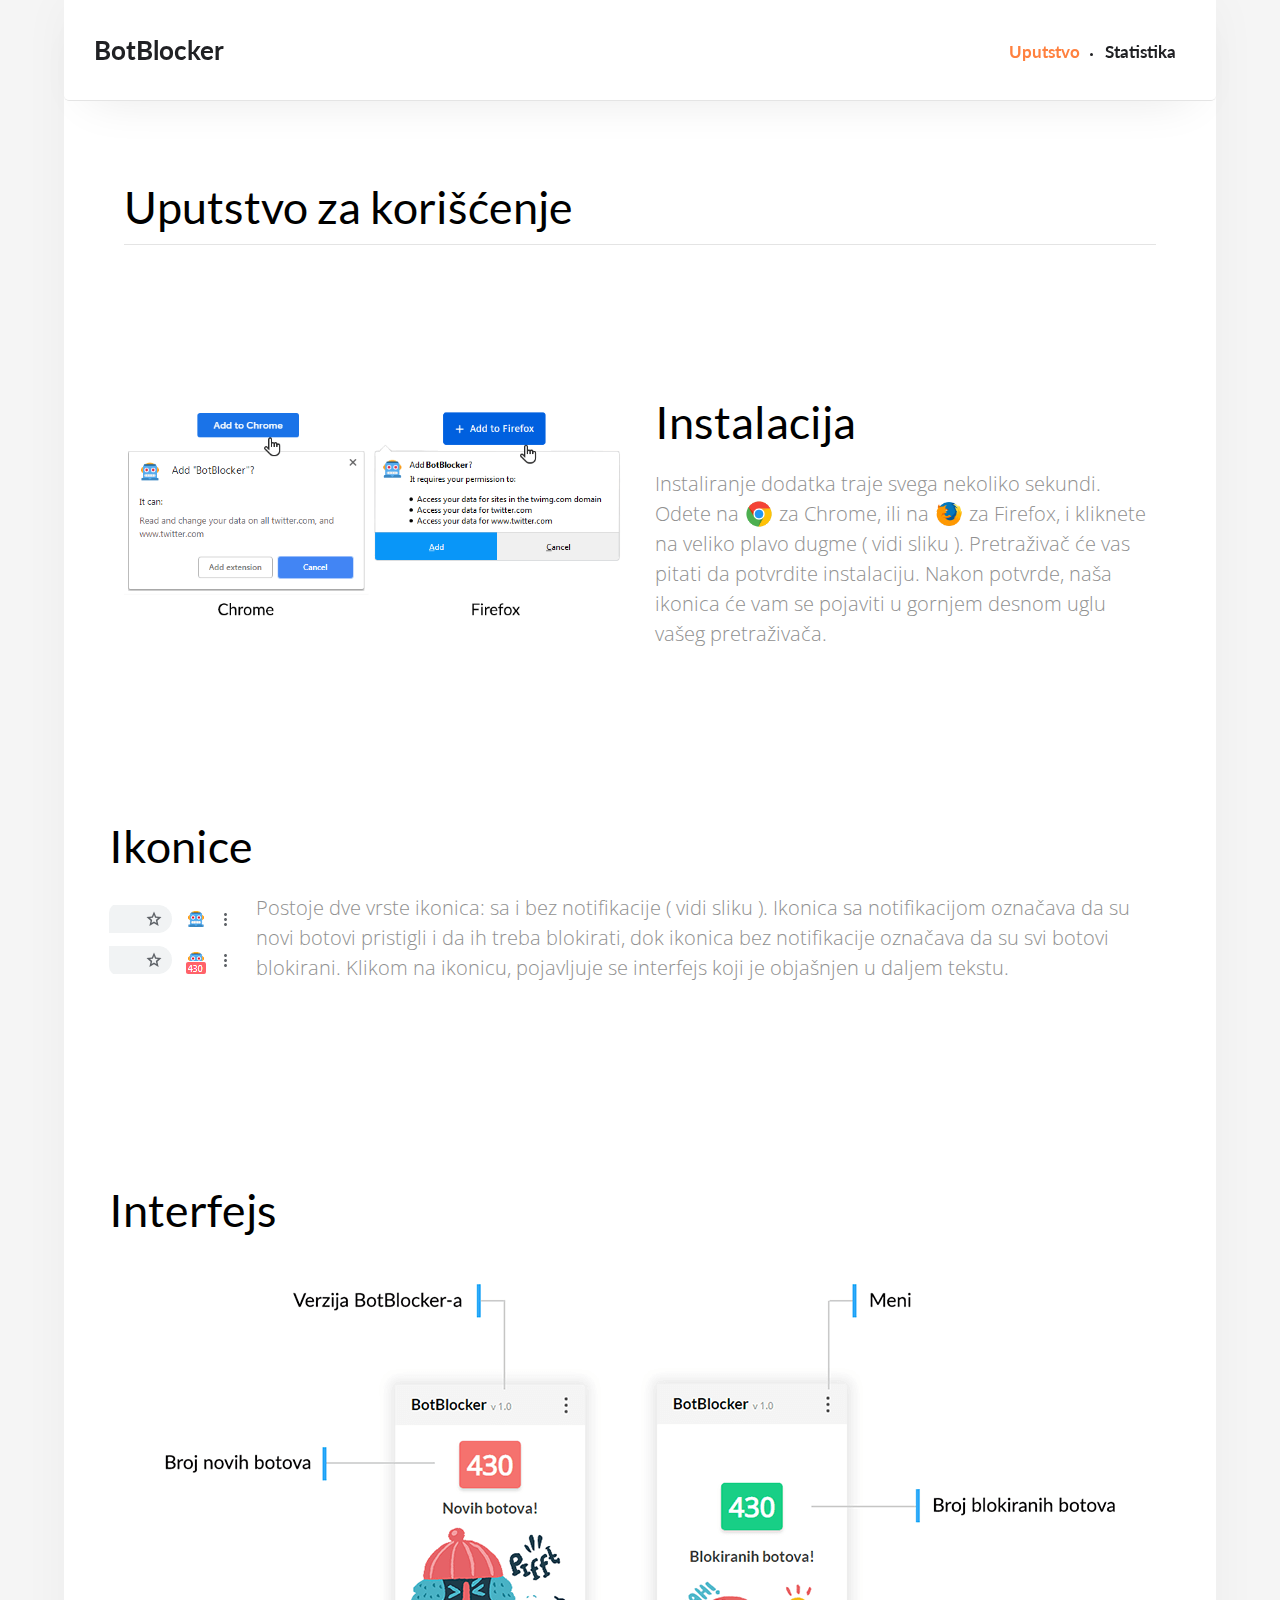
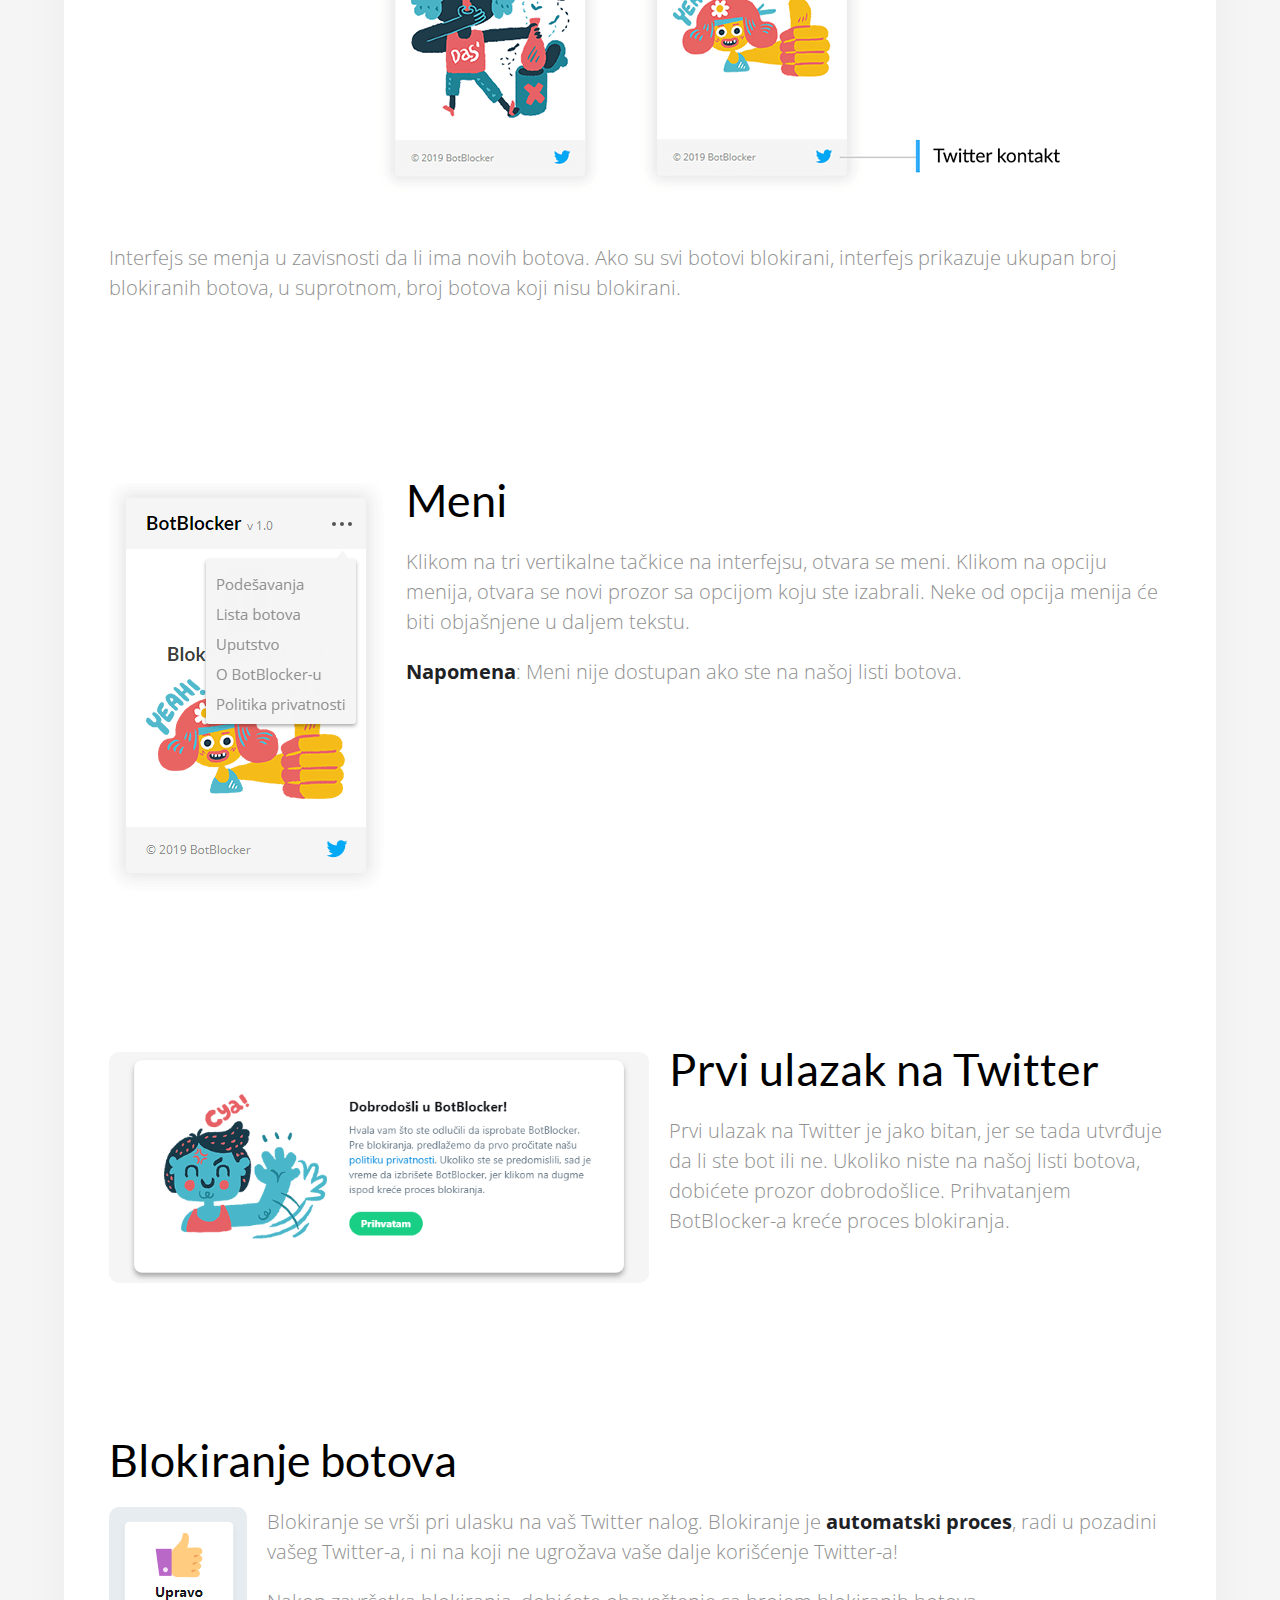
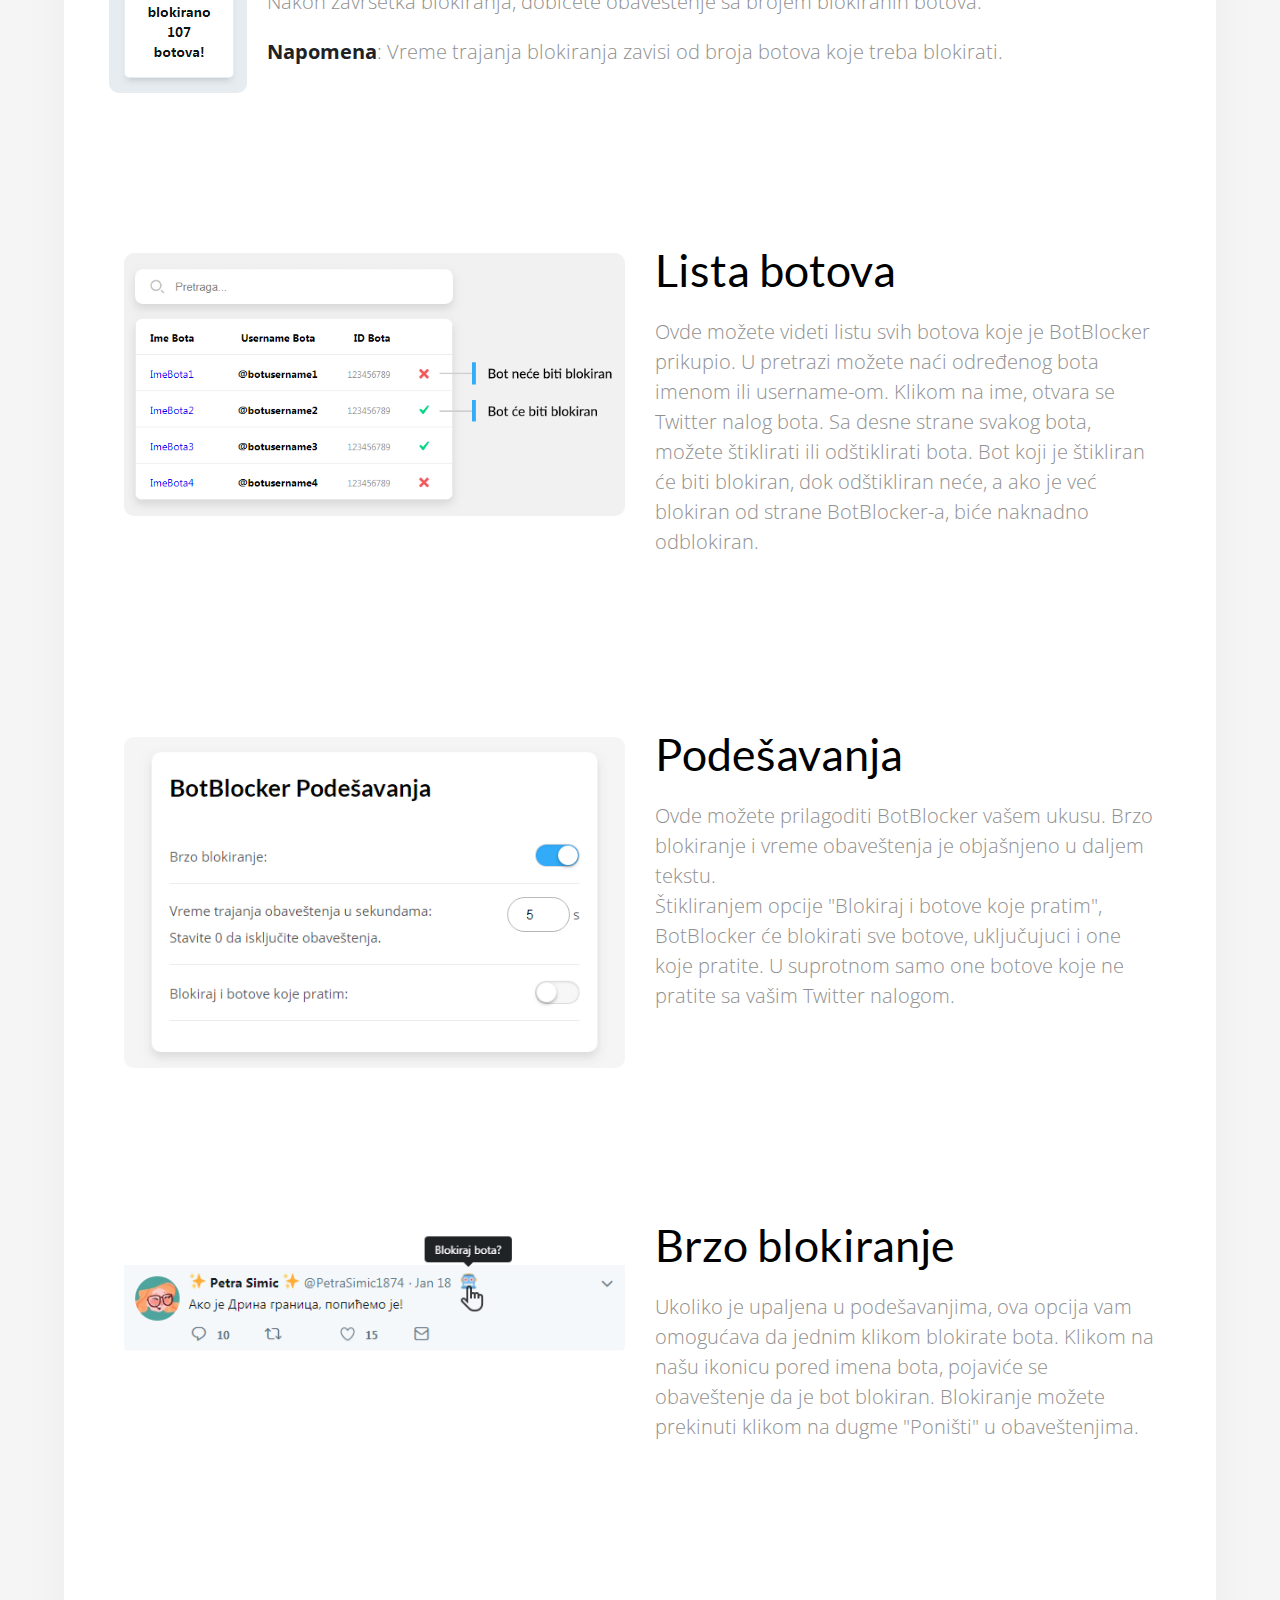
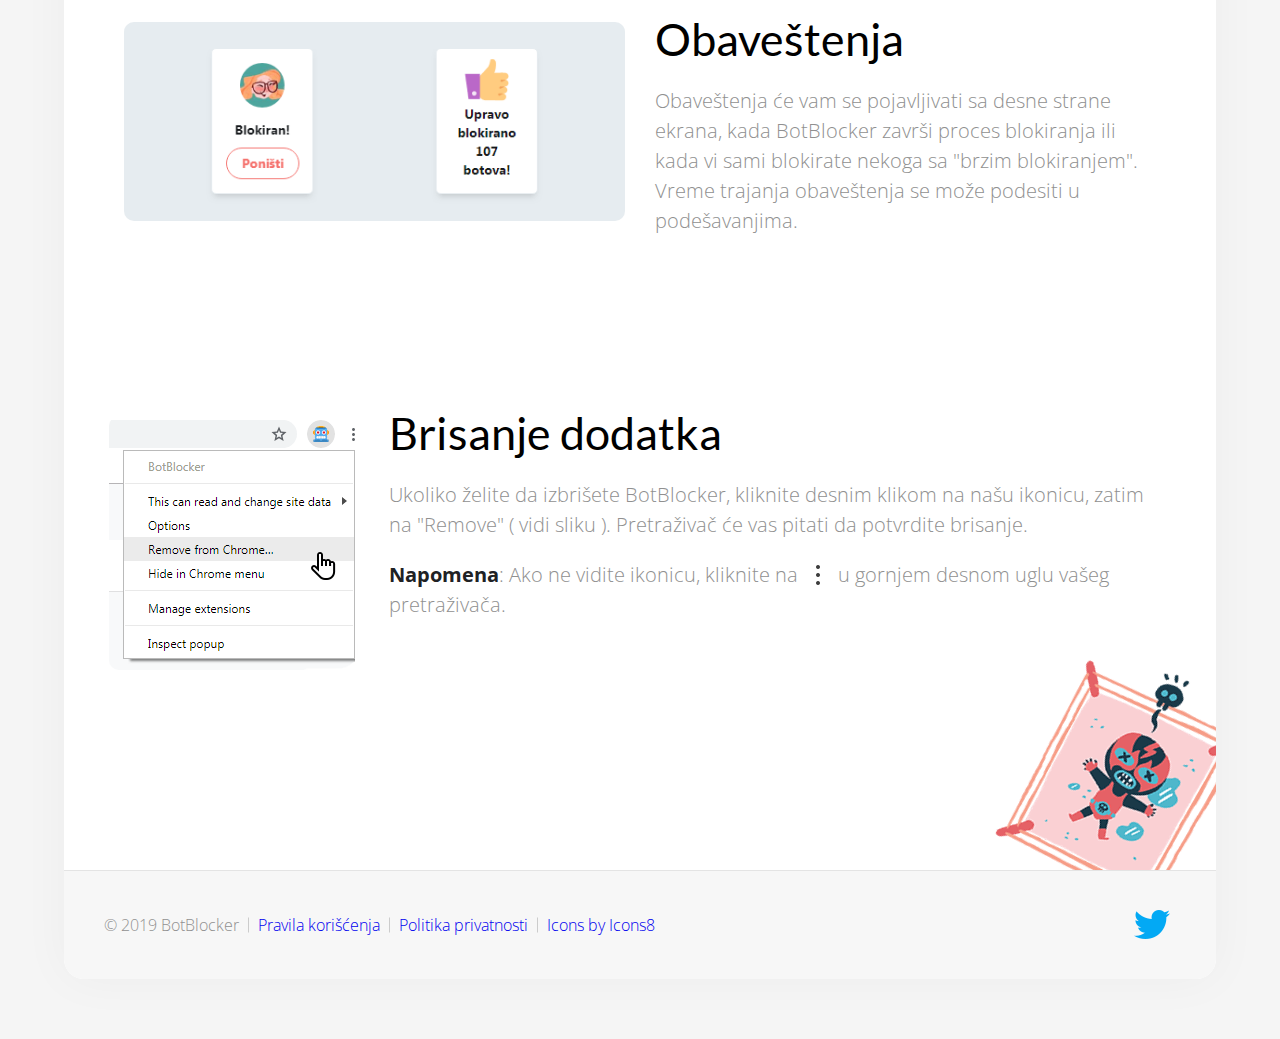
<file: uputstvo.html>
<html>
	<head>
		<title>BotBlocker - Uputstvo</title>
		<meta charset="UTF-8">
		<meta name="viewport" content="width=device-width, initial-scale=1">
		<meta property="og:type" content="website" />
		<meta property="og:title" content="BotBlocker - Uputstvo" />
		<meta property="og:description" content="Besplatan dodatak za vaš pretrazivač koji vam omogućava automatsko blokiranje botova na Twitter-u, kao i blokiranje bilo kog korisnika jednim klikom." />
		<meta property="og:image" content="https://botblocker.github.io/web/img/fb_card.png" />
		<meta name="twitter:card" content="summary">
		<meta name="twitter:url" content="https://botblocker.github.io/web/uputstvo">
		<meta name="twitter:title" content="BotBlocker - Uputstvo">
		<meta name="twitter:description" content="Besplatan dodatak za vaš pretrazivač koji vam omogućava automatsko blokiranje botova na Twitter-u, kao i blokiranje bilo kog korisnika jednim klikom.">
		<meta name="twitter:image" content="https://botblocker.github.io/web/img/twitter_card_uputstvo.png">
		<meta name="twitter:site" content="@iambotblocker">
		<meta name="twitter:creator" content="@iambotblocker">
		<link rel="icon" type="image/png" href="img/bot_16.png"/>
		<link href="https://fonts.googleapis.com/css?family=Lato:400" rel="stylesheet">
		<link href="https://fonts.googleapis.com/css?family=Open+Sans:300" rel="stylesheet">
		<link rel="stylesheet" href="css/info.css">
	</head>
	<body>
		<div id="header">
			<div class="header-inner">
				<div id="logo"><a href="index.html">BotBlocker</a></div>
				<a href="#" id="hamburger"><svg viewBox="0 0 24 24" width="100%" height="100%"><path d="M3 18h18v-2H3v2zm0-5h18v-2H3v2zm0-7v2h18V6H3z"></path></svg></a>
				<ul id="menu">
					<li><a id="guide-page" href="uputstvo.html" class="active">Uputstvo</a></li>
					<li><a id="guide-page" href="statistika.html">Statistika</a></li>
				</ul>
			</div>
		</div>
		<div id="guide" class="container">
			<div class="container-inner">
				<h1 class="title">Uputstvo za korišćenje</h1>
				<div id="instalacija" class="row">
					<div class="column column-2 has-img">
						<img draggable="false" src="img/guide-1.png" alt="">
						</div><div class="column column-2">
						<h1>Instalacija</h1>
						<p>Instaliranje dodatka traje svega nekoliko sekundi. Odete na <a href="https://chrome.google.com/webstore/detail/botblocker/diniknfpmaeilkcenbdakdniejojpkhj"><img class="small_icon" src="img/chrome.png"></a> za Chrome, ili na <a href="https://addons.mozilla.org/en-US/firefox/addon/iambotblocker/"><img class="small_icon" src="img/firefox.png"></a> za Firefox, i kliknete na veliko plavo dugme ( vidi sliku ). Pretraživač će vas pitati da potvrdite instalaciju. Nakon potvrde, naša ikonica će vam se pojaviti u gornjem desnom uglu vašeg pretraživača.</p>
					</div>
				</div>
				<div id="ikonice" class="row">
					<h1>Ikonice</h1>
					<p><img class="img_left" draggable="false" src="img/guide-2.png" alt="">Postoje dve vrste ikonica: sa i bez notifikacije ( vidi sliku ). Ikonica sa notifikacijom označava da su novi botovi pristigli i da ih treba blokirati, dok ikonica bez notifikacije označava da su svi botovi blokirani. Klikom na ikonicu, pojavljuje se interfejs koji je objašnjen u daljem tekstu.</p><br>
				</div>
				<div id="interfejs" class="row">
					<h1>Interfejs</h1>
					<img class="centered" draggable="false" src="img/guide-3.png" alt="">
					<p>Interfejs se menja u zavisnosti da li ima novih botova. Ako su svi botovi blokirani, interfejs prikazuje ukupan broj blokiranih botova, u suprotnom, broj botova koji nisu blokirani.</p>
				</div>
				<div id="meni" class="row">
					<img class="img_left" draggable="false" src="img/guide-4.png" alt="">
					<h1>Meni</h1>
					<p>Klikom na tri vertikalne tačkice na interfejsu, otvara se meni. Klikom na opciju menija, otvara se novi prozor sa opcijom koju ste izabrali. Neke od opcija menija će biti objašnjene u daljem tekstu.</p>
					<strong>Napomena</strong>: Meni nije dostupan ako ste na našoj listi botova.
				</div>
				<div id="projavljivanje" class="row">
					<img width="540" class="img_left" draggable="false" src="img/guide-5.png" alt="">
					<h1>Prvi ulazak na Twitter</h1>
					<p>Prvi ulazak na Twitter je jako bitan, jer se tada utvrđuje da li ste bot ili ne. Ukoliko niste na našoj listi botova, dobićete prozor dobrodošlice. Prihvatanjem BotBlocker-a kreće proces blokiranja.</p>
				</div>
				<div id="blokiranje" class="row">
					<h1>Blokiranje botova</h1>
					<img class="img_left" draggable="false" src="img/guide-6.png" alt="">
					<p>Blokiranje se vrši pri ulasku na vaš Twitter nalog. Blokiranje je <strong>automatski proces</strong>, radi u pozadini vašeg Twitter-a, i ni na koji ne ugrožava vaše dalje korišćenje Twitter-a!</p>
					<p>Nakon završetka blokiranja, dobićete obaveštenje sa brojem blokiranih botova.</p>
					<strong>Napomena</strong>: Vreme trajanja blokiranja zavisi od broja botova koje treba blokirati.
				</div>
				<div id="listabotova" class="row">
					<div class="column column-2 has-img">
						<img draggable="false" src="img/guide-7.png" alt="">
						</div><div class="column column-2">
						<h1>Lista botova</h1>
						<p>Ovde možete videti listu svih botova koje je BotBlocker prikupio. U pretrazi možete naći određenog bota imenom ili username-om. Klikom na ime, otvara se Twitter nalog bota. Sa desne strane svakog bota, možete štiklirati ili odštiklirati bota. Bot koji je štikliran će biti blokiran, dok odštikliran neće, a ako je već blokiran od strane BotBlocker-a, biće naknadno odblokiran.</p>
					</div>
				</div>
				<div id="podesavanja" class="row">
					<div class="column column-2 has-img">
						<img draggable="false" src="img/guide-8.png" alt="">
						</div><div class="column column-2">
						<h1>Podešavanja</h1>
						<p>Ovde možete prilagoditi BotBlocker vašem ukusu. Brzo blokiranje i vreme obaveštenja je objašnjeno u daljem tekstu.<br>Štikliranjem opcije "Blokiraj i botove koje pratim", BotBlocker će blokirati sve botove, uključujuci i one koje pratite. U suprotnom samo one botove koje ne pratite sa vašim Twitter nalogom.</p>
					</div>
				</div>
				
				<div id="brzoblokiranje" class="row">
					<div class="column column-2 has-img">
						<img draggable="false" src="img/guide-9.png" alt="">
						</div><div class="column column-2">
						
						<h1>Brzo blokiranje</h1>
						<p>Ukoliko je upaljena u podešavanjima, ova opcija vam omogućava da jednim klikom blokirate bota. Klikom na našu ikonicu pored imena bota, pojaviće se obaveštenje da je bot blokiran. Blokiranje možete prekinuti klikom na dugme "Poništi" u obaveštenjima.</p>
					</div>
				</div>
				<div id="Obavestenja" class="row">
					<div class="column column-2 has-img">
						<img draggable="false" src="img/guide-10.png" alt="">
						</div><div class="column column-2">
						<h1>Obaveštenja</h1>
						<p>Obaveštenja će vam se pojavljivati sa desne strane ekrana, kada BotBlocker završi proces blokiranja ili kada vi sami blokirate nekoga sa "brzim blokiranjem". Vreme trajanja obaveštenja se može podesiti u podešavanjima.</p>
					</div>
				</div>
				<!--
				<div id="azuriranje" class="row">
					<h1>Ažuriranje dodatka</h1>
					<p>Ažuriranje BotBlocker-a se vrši automatski. Chrome proverava novu verziju BotBlocker-a na svakih 5h, dok Firefox proverava jednom dnevno.
						Ukoliko želite odmah da proverite da li postoji nova verzija, pratite sledeće uputstvo:
					</p>
					<div class="column column-2 has-img">
						<strong>Chrome</strong>
						<div style="overflow:hidden">
							<img class="img_left" draggable="false" src="img/update-chrome.png" alt="">
						</div>
						<ol>
							<li>
								Idite na <strong>chrome://extensions</strong>
							</li>
							<li>
								Upalite "Developer Mode" u gornjem desnom uglu
							</li>
							<li>
								Kliknete na dugme "Update"
							</li>
						</ol>
						<p>Predlažemo da ugasite "Developer Mode" nakog završetka ažuriranja.</p>
						<br>
						</div><div class="column column-2">
						<strong>Firefox</strong>
						<div style="overflow:hidden">
							<img class="img_left" draggable="false" src="img/update-firefox.png" alt="">
						</div>
						<ol>
							<li>
								Idite na <strong>about:addons</strong>
							</li>
							<li>
								Kliknete na padajuci meni sa desne strane
							</li>
							<li>
								Kliknete na prvo dugme na meniju
							</li>
						</ol>
					</div>
				</div>
				-->
				<div id="brisanje" class="row">
					<img class="img_left" draggable="false" src="img/guide-11.png" alt="">
					<h1>Brisanje dodatka</h1>
					<p>Ukoliko želite da izbrišete BotBlocker, kliknite desnim klikom na našu ikonicu, zatim na "Remove" ( vidi sliku ). Pretraživač će vas pitati da potvrdite brisanje. </p>
					<strong>Napomena</strong>: Ako ne vidite ikonicu, kliknite na <img class="small_icon" src="img/guide-12.png"> u gornjem desnom uglu vašeg pretraživača.
				</div>
			</div>
			<footer>
				<div class="footer-side footer-left">
					<span>© 2019 BotBlocker</span>
					<a href="pravila.html">Pravila korišćenja</a>
					<a href="privatnost.html">Politika privatnosti</a>
					<a href="https://icons8.com">Icons by Icons8</a>
				</div>
				<div class="footer-side footer-right">
					<a href="https://twitter.com/IAmBotBlocker" class="icon" title="Twitter"><img src="img/twitter.png"></a>
				</div>
			</footer>
		</div>
	</body>
	<script src="js/info.js"></script>
</html>
</file>
<file: css/info.css>
@font-face{font-family:Lato;font-style:normal;font-weight:400;src:url(../fonts/lato.woff2) format('woff2');unicode-range:U+0000-00FF,U+0131,U+0152-0153,U+02BB-02BC,U+02C6,U+02DA,U+02DC,U+2000-206F,U+2074,U+20AC,U+2122,U+2191,U+2193,U+2212,U+2215,U+FEFF,U+FFFD}@font-face{font-family:Lato;font-style:normal;font-weight:400;src:url(../fonts/lato-ext.woff2) format('woff2');unicode-range:U+0100-024F,U+0259,U+1E00-1EFF,U+2020,U+20A0-20AB,U+20AD-20CF,U+2113,U+2C60-2C7F,U+A720-A7FF}@font-face{font-family:'Open Sans';font-style:normal;font-weight:300;src:url(../fonts/open-sans.woff2) format('woff2');unicode-range:U+0000-00FF,U+0131,U+0152-0153,U+02BB-02BC,U+02C6,U+02DA,U+02DC,U+2000-206F,U+2074,U+20AC,U+2122,U+2191,U+2193,U+2212,U+2215,U+FEFF,U+FFFD}@font-face{font-family:'Open Sans';font-style:normal;font-weight:300;src:url(../fonts/open-sans-ext.woff2) format('woff2');unicode-range:U+0100-024F,U+0259,U+1E00-1EFF,U+2020,U+20A0-20AB,U+20AD-20CF,U+2113,U+2C60-2C7F,U+A720-A7FF}::selection{color:#fff;background:#ff813f}a{-webkit-tap-highlight-color:rgba(255,255,255,0)}b,strong{font-weight:700}body{margin:0;font-family:'Open Sans',sans-serif;font-weight:300;font-size:20px;line-height:30px;color:#909090;background-color:#f5f5f5;overflow-x:hidden}img{max-height:100%;max-width:100%;border-radius:10px;margin-top:10px;-webkit-user-select:none;-khtml-user-select:none;-moz-user-select:none;-o-user-select:none;user-select:none}h1{font-size:45px;font-family:Lato,sans-serif;font-weight:400;line-height:54px}h1,h2,h3,h4,h5,h6{color:#000;margin-top:0;margin-bottom:10px}h2{line-height:1.3}.row.visible .column{-webkit-animation:fadeInUp 1s ease 0s 1 normal forwards;animation:fadeInUp 1s ease 0s 1 normal forwards}.row.visible .column:last-child{-webkit-animation-delay:.2s;animation-delay:.2s}::-moz-selection{color:#fff;background:#ff813f}#hamburger svg{-webkit-transition:-webkit-transform .2s;transition:transform .2s}#hamburger.active svg{-webkit-transform:rotate(90deg);transform:rotate(90deg)}#hamburger{display:none;width:30px;height:30px;position:absolute;right:40px;top:50%;padding:10px;-webkit-transform:translateY(-50%);transform:translateY(-50%)}.fadeIn{opacity:0;-webkit-animation:fadeIn 1s ease 0s 1 normal forwards;animation:fadeIn 1s ease 0s 1 normal forwards}.fadeInUp{opacity:0;-webkit-animation:fadeInUp 1s ease 0s 1 normal forwards;animation:fadeInUp 1s ease 0s 1 normal forwards}@-webkit-keyframes fadeIn{100%{opacity:1}}@keyframes fadeIn{100%{opacity:1}}.delay200{-webkit-animation-delay:.4s;animation-delay:.4s}.delay300{-webkit-animation-delay:.6s;animation-delay:.6s}.delay400{-webkit-animation-delay:.8s;animation-delay:.8s}@-webkit-keyframes fadeInUp{from{opacity:0;-webkit-transform:translate3d(0,20px,0);transform:translate3d(0,20px,0)}to{opacity:1;-webkit-transform:none;transform:none}}@keyframes fadeInUp{from{opacity:0;-webkit-transform:translate3d(0,20px,0);transform:translate3d(0,20px,0)}to{opacity:1;-webkit-transform:none;transform:none}}a{-webkit-transition:color .1s;transition:color .1s}.container{width:90%;box-shadow:0 0 50px 0 rgba(0,0,0,.04);background-color:#fff;margin-right:auto;margin-left:auto;overflow:hidden;margin-top:0;margin-bottom:60px;border-radius:0 0 20px 20px;position:relative}#donations .container-inner{max-width:1170px}.container-inner{max-width:1110px;margin:0 auto;padding:180px 60px 200px}.column{padding-left:15px;padding-right:15px;box-sizing:border-box;position:relative}.column.column-2{display:inline-block;vertical-align:top;width:50%}@media screen and (min-width:1111px){.row.reverse .column:last-child{right:50%}.row.reverse .column:first-child{left:50%;text-align:right}}.row .column.column-2.has-img:last-child img.img-preview{display:block;margin-right:0;margin-left:auto}#guide .row{display:inline-block}.row{margin-left:-15px;margin-right:-15px;position:relative;z-index:1;clear:both}.row:not(:first-child){margin-top:150px}img.img-preview:hover{top:-10px;box-shadow:0 16px 16px 0 rgba(0,0,0,.1)}img.img-preview{max-width:90%;padding:20px 40px;background-color:#f5f5f5;border-radius:20px;box-shadow:0 6px 16px rgba(0,0,0,.1);position:relative;top:0;box-sizing:border-box;-webkit-transition:box-shadow .2s,top .2s;transition:box-shadow .2s,top .2s}#about .row:not(.hero) .column{opacity:0}.row.hidden{display:none!important}.container-inner:after{content:"";background-image:url(../img/error.png);background-repeat:no-repeat;background-position:bottom right;position:absolute;background-size:250px;-webkit-transform:rotate(30deg);transform:rotate(30deg);width:260px;height:320px;bottom:90px;right:0}a:hover{color:#f34f4a;text-decoration:underline}a,a:active,a:focus{color:#00e;text-decoration:none;outline:0}img.small_icon{width:30px;vertical-align:bottom;margin:0}img.realy_small_icon{width:25px;vertical-align:bottom;margin:0;vertical-align:top}.img_left{float:left;margin-right:20px}strong{color:#202124}.paypal{width:145px;height:30px}.button-wrap{margin-right:10px;display:inline-block;vertical-align:top;margin-top:30px;text-align:center}.button-wrap p{line-height:26px;opacity:1;font-size:14px;margin:0;opacity:.75}.button{color:#fff;border:1px solid transparent;font-size:17px;letter-spacing:.9px;-webkit-transition:box-shadow .4s ease,background-color .4s ease,color .4s ease;transition:box-shadow .2s ease,background-color .2s ease,color .2s ease;border-radius:8px;padding:10px 15px;position:relative;text-decoration:none;display:inline-block;vertical-align:top}.button:hover{color:#fff;text-decoration:none}.button.orange{background-color:#ff813f;box-shadow:0 2px 8px 0 rgba(225,129,63,.35)}.button.orange:hover{background-color:rgba(255,128,62,.87);box-shadow:0 4px 16px 0 rgba(255,129,63,.45)}.button.blue{background-color:#036bb7;box-shadow:0 2px 8px 0 rgba(3,107,183,.35)}.button.blue{background-color:#036bb7;box-shadow:0 2px 8px 0 rgba(3,107,183,.35)}.button.blue:hover{background-color:#0586e4;box-shadow:0 4px 16px 0 rgba(3,107,183,.45)}.bmc{padding-left:58px}.bmc:before{content:"";background-image:url(../img/bmc.png);width:29px;background-repeat:no-repeat;height:27px;position:absolute;left:18px;background-size:30px;top:12px;background-position:center}.paypal:before{content:"";background-image:url(../img/paypal.png);width:30px;background-repeat:no-repeat;position:absolute;left:0;background-size:60%;top:0;width:80%;height:100%;background-position:center center;width:100%;right:0;margin:0 auto}footer{width:100%;margin:0 auto;box-sizing:border-box;padding:30px 40px;border-top:1px solid #e4e4e4;background-color:#f7f7f7;font-size:16px;position:relative;display:flex;justify-content:space-between;align-items:center}footer .footer-side.footer-left>*{margin-right:15px;position:relative;white-space:nowrap}footer .footer-side.footer-right{min-width:48px}footer .footer-side.footer-right>*{margin-left:15px}footer .footer-left>:not(:last-child):after{content:"";position:absolute;right:-10px;height:15px;background-color:#ccc;width:1px;top:50%;-webkit-transform:translateY(-50%);transform:translateY(-50%)}a.icon img{vertical-align:middle;border-radius:0;margin:0}.icon:hover{opacity:.8}.icon.chrome-webstore img{max-width:40px}#pravila .container-inner:after{display:none}#pravila .container-inner{max-width:900px}h1.title{border-bottom:1px solid #e4e4e4;padding-bottom:10px;margin-bottom:0}#arrow{width:58px;height:58px;border-radius:100%;position:absolute;right:0;left:0;margin:0 auto;bottom:50px;background-color:#fafafa;box-shadow:0 4px 8px #dadce0;display:block;-webkit-transition:-webkit-transform .2s;transition:transform .2s}#arrow:before{content:'';border-color:#5f6368;border-style:solid;border-width:4px 4px 0 0;display:inline-block;height:12px;left:22px;position:relative;top:20px;-webkit-transform:rotate(135deg);transform:rotate(135deg);vertical-align:top;width:12px}#arrow:hover{-webkit-transform:scale(1.1);transform:scale(1.1)}#header{position:fixed;width:90%;z-index:999;background-color:rgba(255,255,255,.9);top:0;box-shadow:0 20px 50px -25px rgba(0,0,0,.11);height:100px;line-height:100px;border-bottom:1px solid #e4e4e4;border-radius:0 0 5px 5px;margin:0 auto;right:0;left:0;-webkit-transition:height .2s,line-height .2s;transition:height .2s,line-height .2s}#header.sticky{height:50px;line-height:50px}.header-inner{max-width:1195px;margin:0 auto;font-family:Lato,sans-serif;padding:0 30px;box-sizing:border-box}#logo{margin:0;float:left;font-size:26px;font-weight:700;color:#202124;font-family:Lato,sans-serif}#logo a{color:#202124;text-decoration:none}#logo a:hover{color:#ff813f;text-decoration:none}#menu{float:right;margin:0;color:#202124}#menu li{display:inline-block;margin:0 10px;position:relative}#menu li:not(:last-child):after{position:absolute;content:"";width:3px;height:3px;display:block;background-color:#202124;top:50%;margin-top:1px;right:90px;right:-13px;border-radius:100px}#menu a{color:#202124;font-weight:700;font-size:17px}#menu a.active,#menu a:hover{color:#ff813f}.hero{height:100vh;min-height:630px;border-bottom:1px solid #e4e4e4}.hero .button-wrap{margin-top:0;display:inline-block}.hero .button-wrap img{max-width:90px;margin:0;border-radius:100%;-webkit-transition:opacity .2s,-webkit-transform .2s;transition:opacity .2s,transform .2s}.hero .button-wrap a{display:inline-block;border-radius:100%}.hero .button-wrap img:hover{-webkit-transform:scale(1.1);transform:scale(1.1);opacity:.8}.hero .hero-inner{max-width:1195px;margin:0 auto;position:relative;top:50%;-webkit-transform:translateY(-50%);transform:translateY(-50%)}.hero .column.has-img{position:static}.hero-inner .has-img img{position:absolute;-webkit-transform:translateY(-50%);transform:translateY(-50%);width:38%;top:50%;right:50%;margin:0 60px 0 0;max-height:none}.only-mobile{display:none}@media screen and (max-width:1110px){.only-desktop{display:none!important}.only-mobile{display:block}.row{margin-left:0;margin-right:0}.button-wrap{display:block}.container{width:100%;margin-bottom:0;border-radius:0}#header{width:100%}.column.column-2{width:100%;padding:0}img.img-preview{display:block;width:100%;margin:0 auto 30px auto!important;max-width:500px}.row:not(:first-child){margin-top:100px}.icon_wrap{text-align:center}.row img:not(.small_icon):not(.icon_img){margin:0 auto 15px;display:block;float:none}h1{font-size:35px;line-height:1.2}.hero .hero-inner{text-align:center;padding:0 20px}.hero-inner .has-img img{display:none!important}}@media screen and (max-width:849px){.container-inner{padding-top:100px}h1:not(.title){text-align:center}#hamburger{display:block}#menu a,#menu li{display:block}#menu li:not(:last-child){border-bottom:1px solid #e4e4e4}#header{height:60px;line-height:60px}#hamburger:not(.active)+#menu{display:none}#menu{height:auto;display:block;position:absolute;background-color:#f5f5f5;border-bottom:1px solid #e4e4e4;line-height:50px;padding:0;bottom:-1px;-webkit-transform:translateY(100%);transform:translateY(100%);width:100%;left:0;right:0;opacity:0;text-align:center;-webkit-animation:fadeIn .3s ease 0s 1 normal forwards;animation:fadeIn .3s ease 0s 1 normal forwards}.header-inner{padding:0 50px}select{width:100%!important}}@media screen and (max-width:423px){footer .footer-side.footer-left>*{display:block}footer .footer-left>:after{display:none}.container-inner{padding-left:20px;padding-right:20px}.header-inner{padding:0 20px}#hamburger{right:20px}.container-inner:after{bottom:155px;background-size:170px;width:170px;height:220px;right:10px}}.centered{display:block;margin:0 auto}@media screen and (max-width:1600px){.container-inner:after{background-size:180px;width:190px;height:230px}}.pointer{cursor:pointer}canvas{-moz-user-select:none;-webkit-user-select:none;-ms-user-select:none}#chartjs-tooltip{opacity:1;position:absolute;background:rgba(0,0,0,.7);color:#fff;border-radius:3px;-webkit-transition:all .1s ease;transition:all .1s ease;pointer-events:none;-webkit-transform:translate(-50%,0);transform:translate(-50%,0);font-family:"Helvetica Neue",Helvetica,Arial,sans-serif;font-size:12px;font-style:normal;padding:6px}.chartjs-tooltip-key{display:inline-block;width:10px;height:10px;margin-right:10px}select{width:300px;display:block;padding:15px 10px;outline:0;border-radius:5px;cursor:pointer;border:1px solid transparent;box-shadow:0 6px 16px rgba(0,0,0,.1);transition:.1s;top:0;position:relative;float:left;color:#313131;font-size:15px;font-family:'Open Sans',sans-serif;font-weight:300}select:hover{top:-2px;box-shadow:0 5px 15px rgba(0,0,0,.15)}select::selection{background-color:transparent!important}.options{display:inline-block;width:100%;margin:30px 0 50px 0}#loading{width:100%;padding-top:50%}label::before{width:20px;height:20px;border:1px solid #2196f3;content:' ';border-radius:10px;margin:0 10px;cursor:pointer;display:inline-block;vertical-align:sub}label::after{display:none;top:5px;left:16px;content:'';color:#2196f3;position:absolute;width:10px;height:10px;background-color:#2196f3;border-radius:5px;cursor:pointer}input[type=checkbox]:checked+label::after{display:block}input[type=checkbox]{display:none}.options[val=general] form{visibility:visible;opacity:1}form{float:right;line-height:3;margin:0;visibility:hidden;opacity:0;position:relative;top:40px}label{font-size:16px;cursor:pointer;position:relative}


.options[val="general"] + canvas + .desc {
    visibility: visible;
    opacity: 1;
}

.options + canvas + .desc {
    visibility: hidden;
    opacity: 0;
}
i {
    margin-top: 20px;
    font-size: 16px;
    display: block;
}
#statistic:not([width]) {
    width: 100%;
    position: relative;
}
</file>
